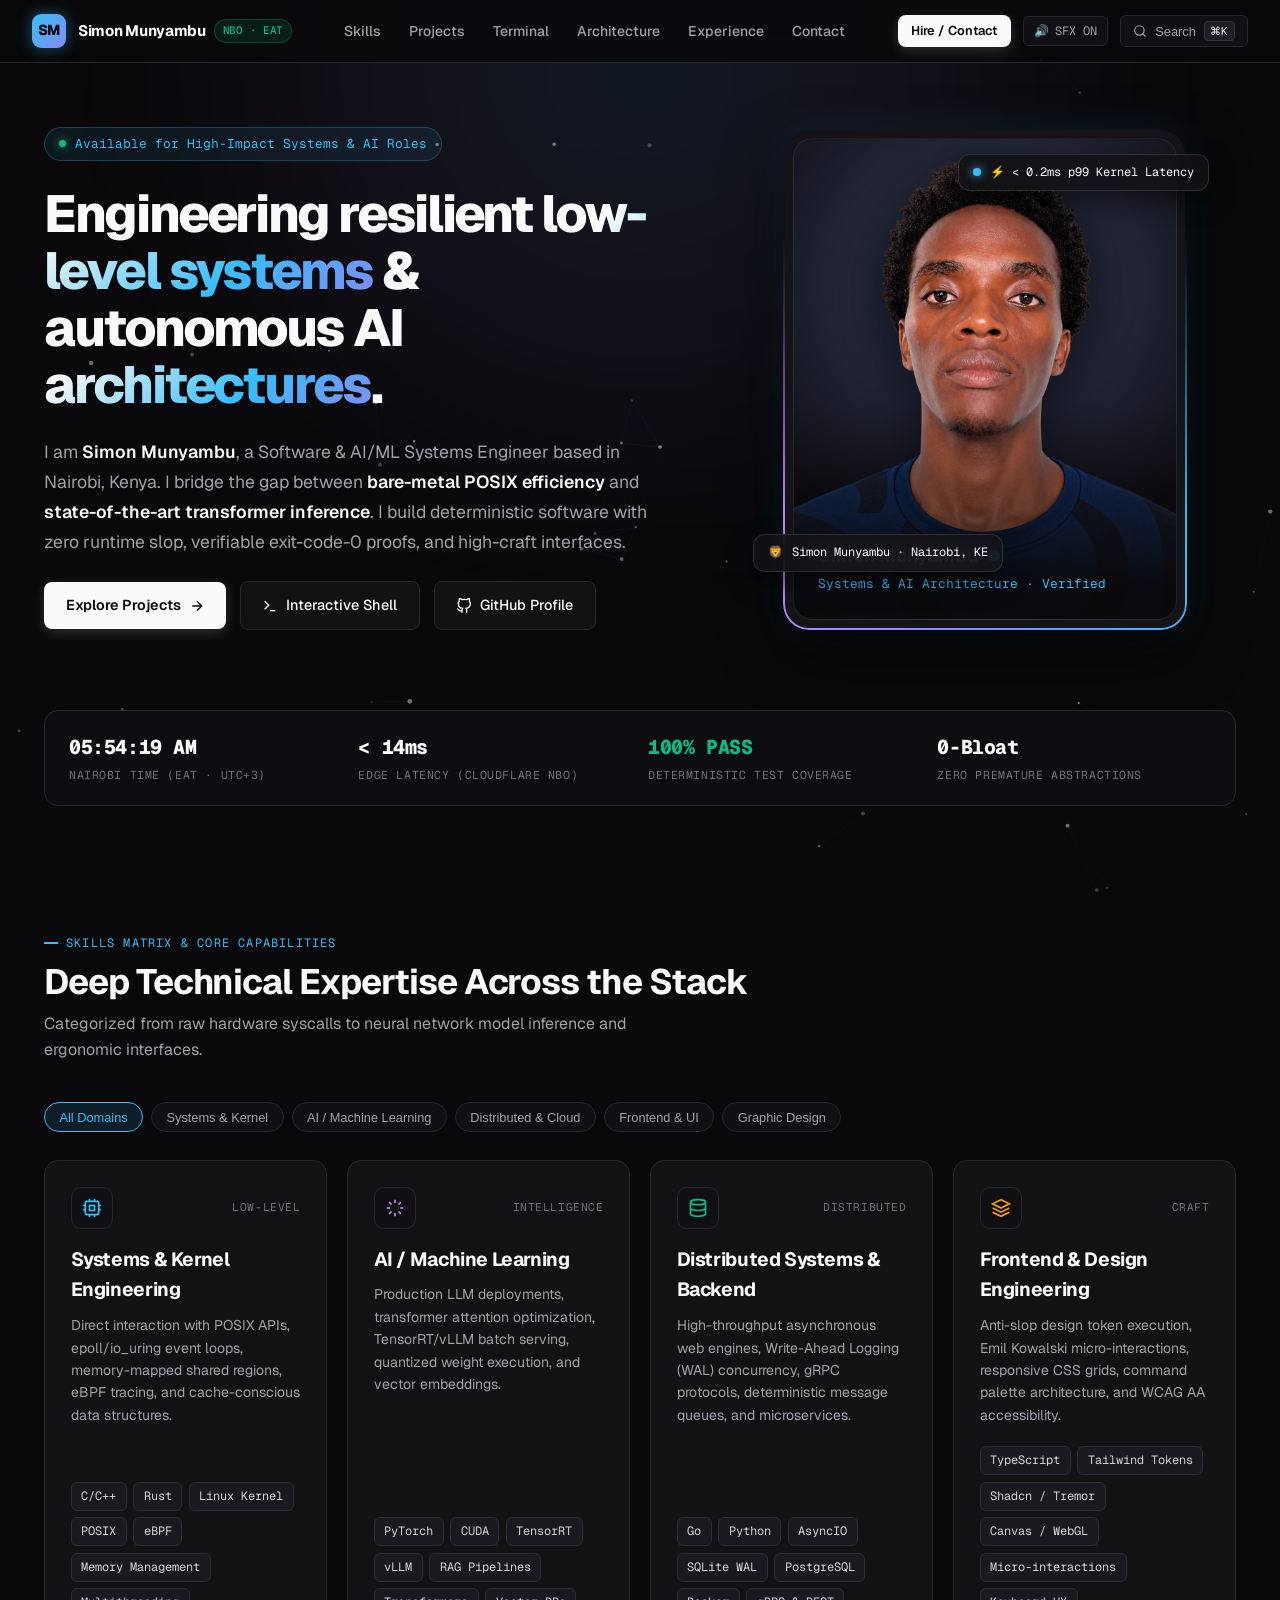
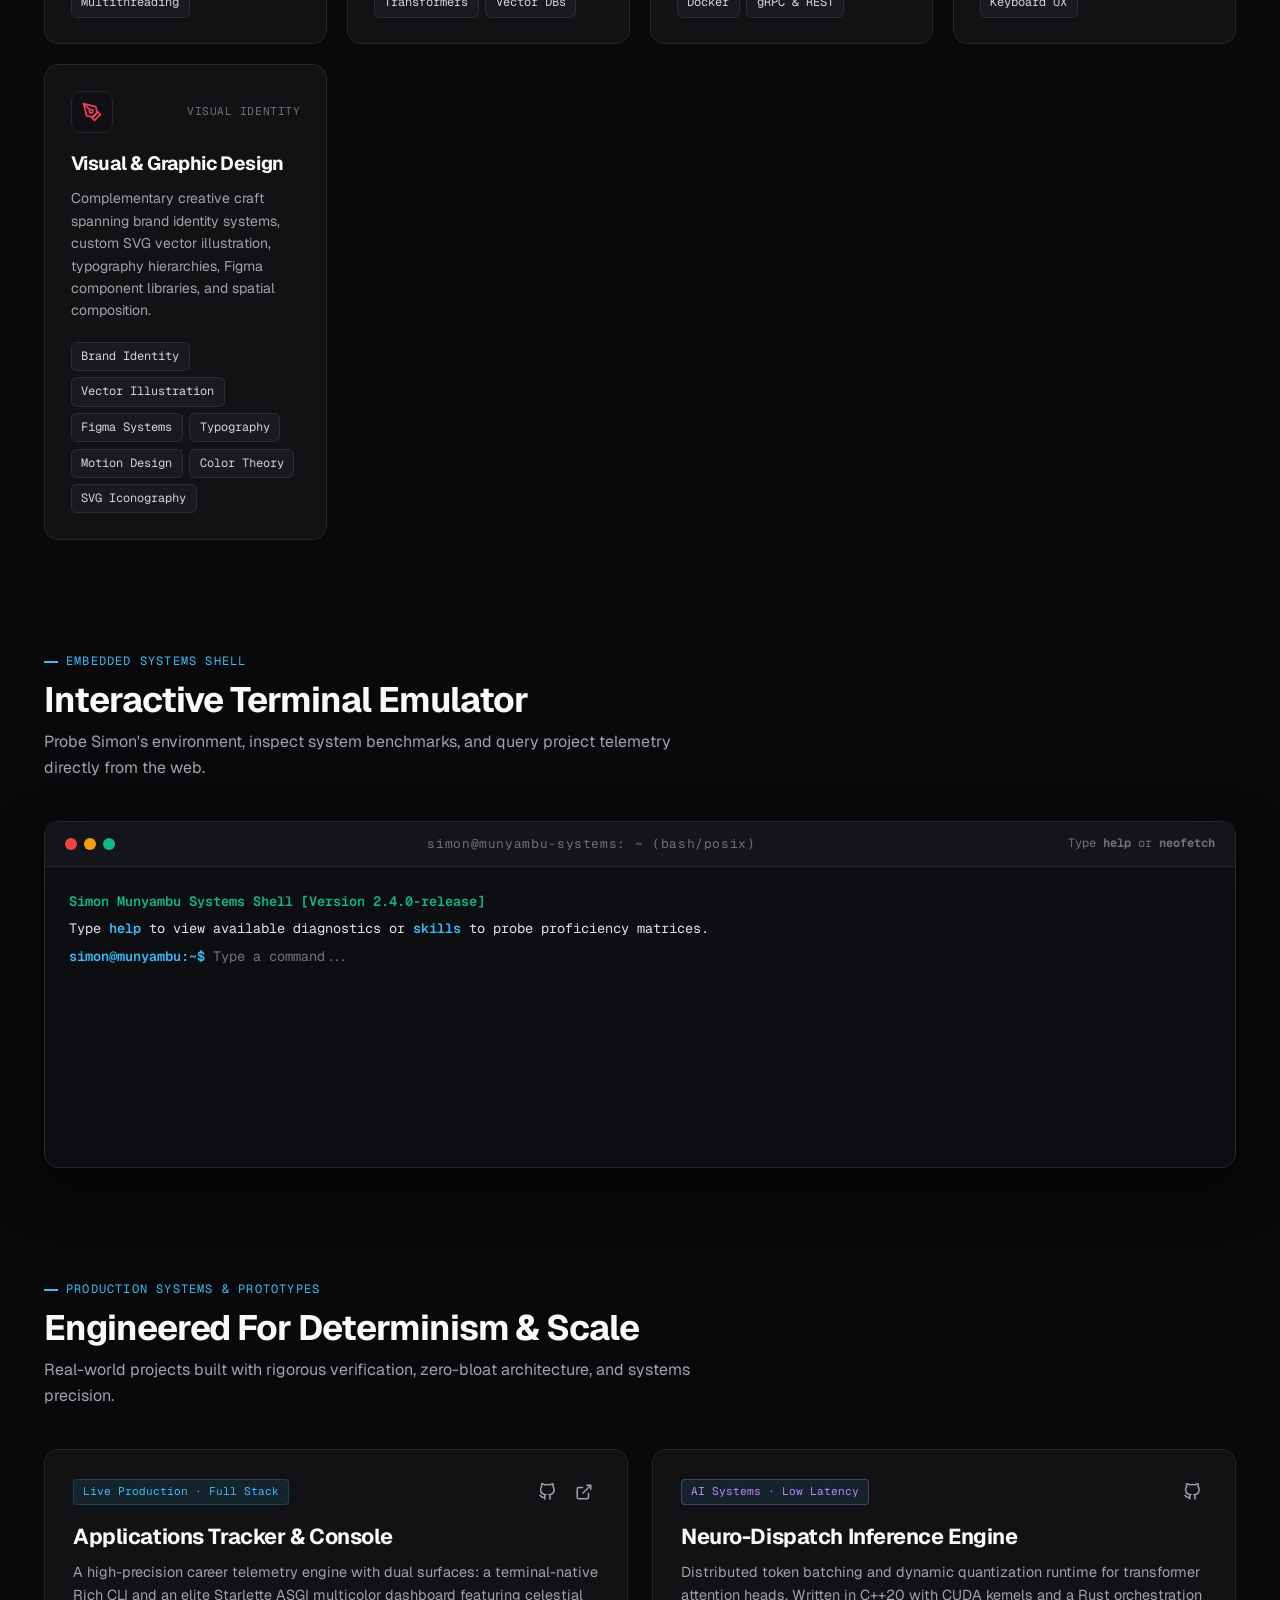
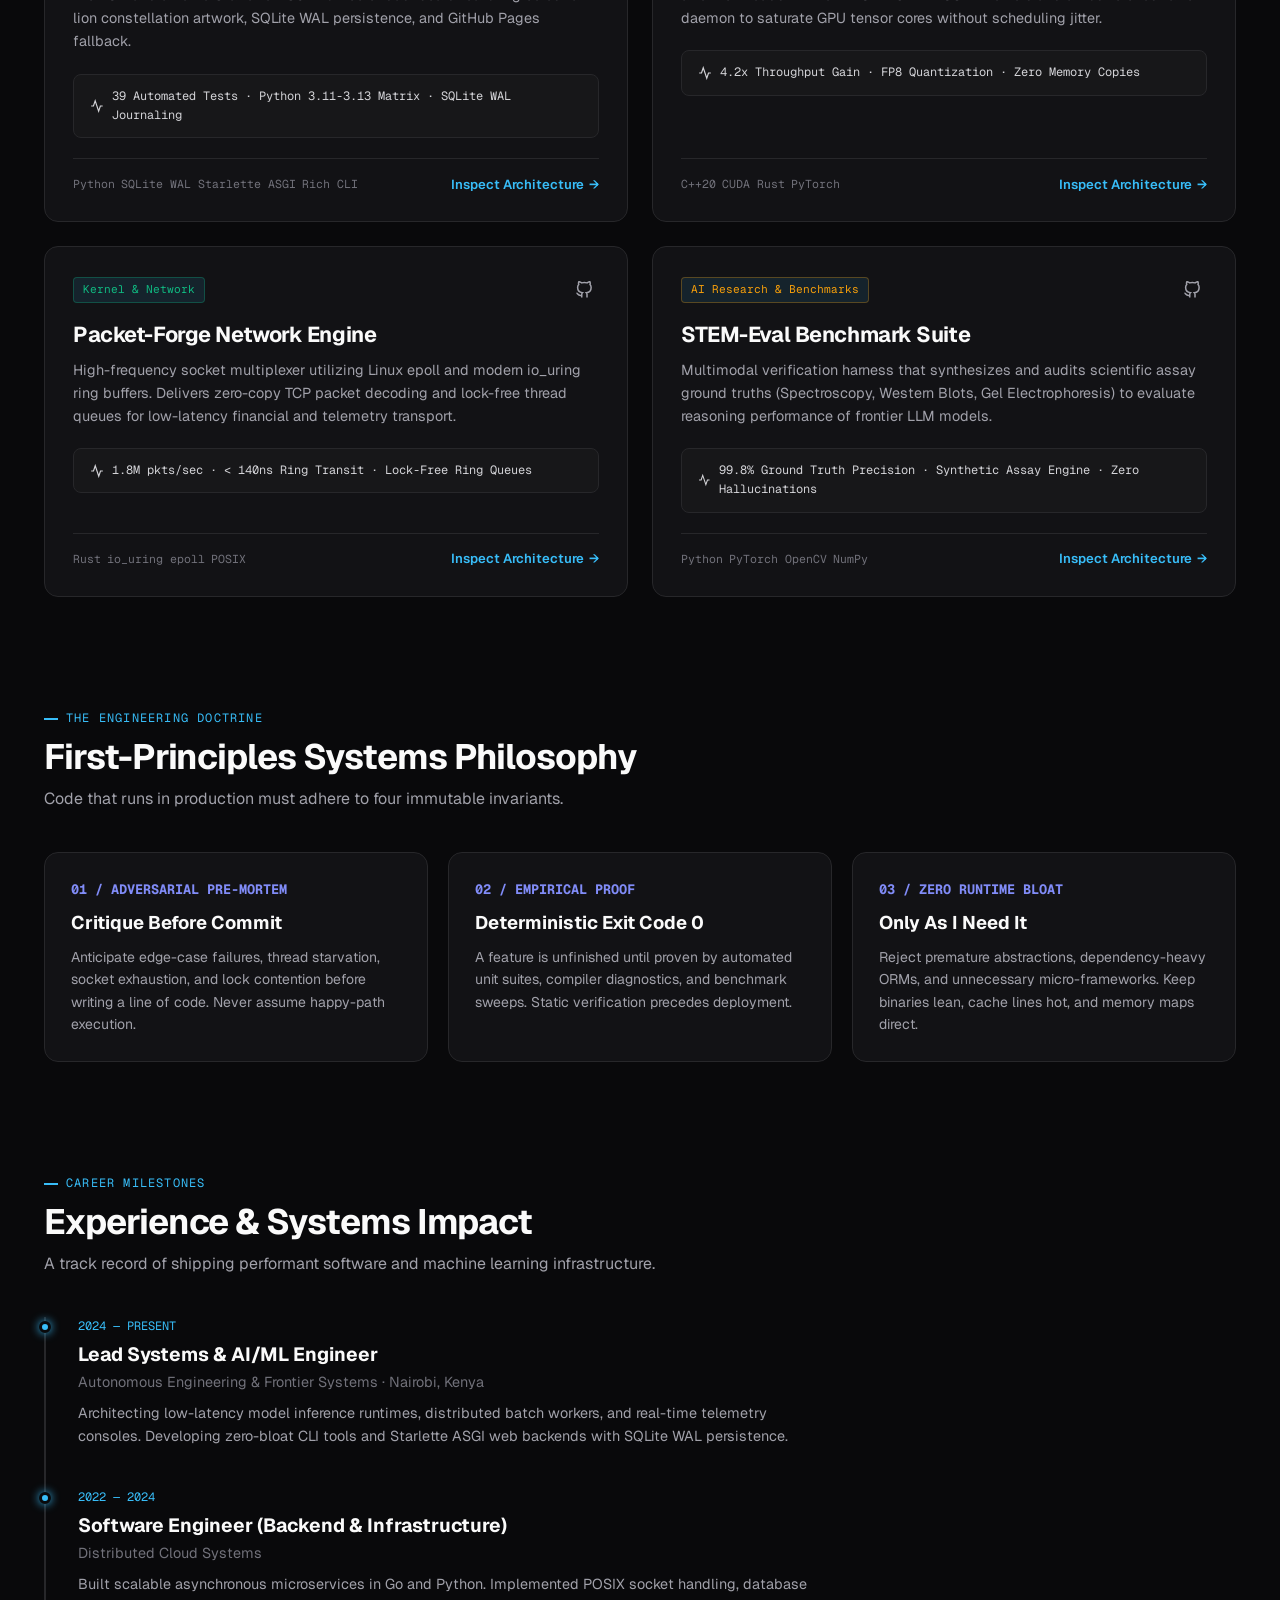
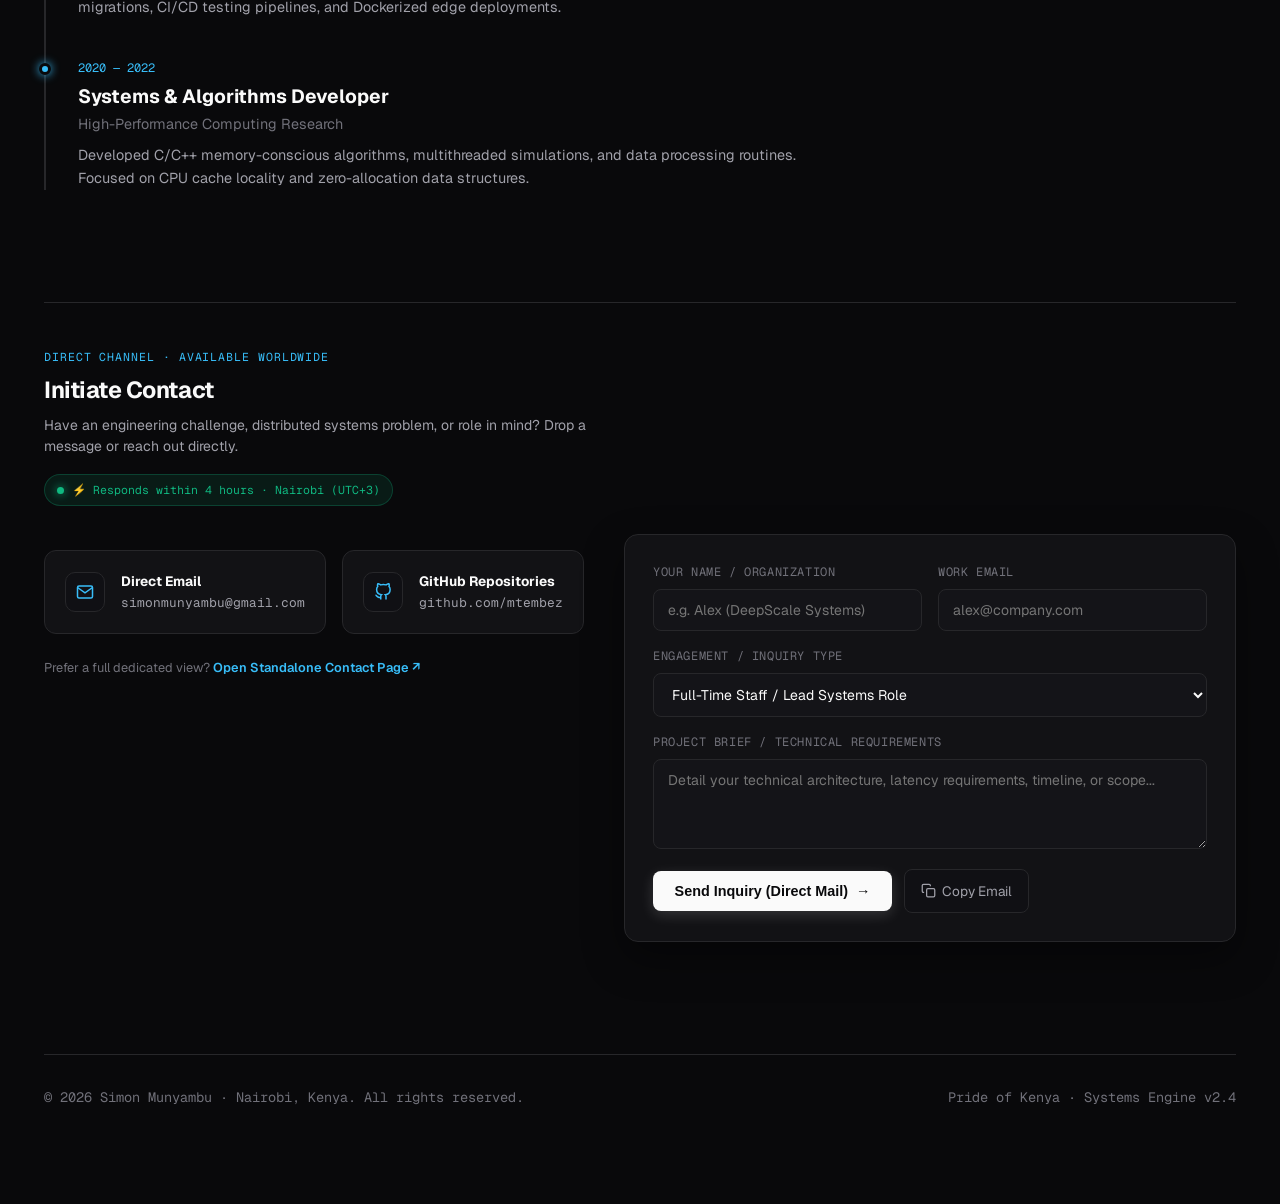
<file: index.html>
<!DOCTYPE html>
<html lang="en">
<head>
  <meta charset="UTF-8">
  <meta name="viewport" content="width=device-width, initial-scale=1.0">
  <title>Simon Munyambu | Software & AI/ML Systems Engineer</title>
  
  <meta name="description" content="Official portfolio of Simon Munyambu: Software & AI/ML Systems Engineer in Nairobi, Kenya. Specializing in low-level systems, Linux kernel internals, PyTorch, distributed backends, and deterministic design engineering.">
  <meta name="author" content="Simon Munyambu">
  <meta name="keywords" content="Simon Munyambu, Software Engineer, AI Systems, Linux, C++, Rust, Go, Python, PyTorch, Nairobi, Kenya">
  
  <!-- Open Graph / Meta -->
  <meta property="og:type" content="website">
  <meta property="og:title" content="Simon Munyambu | Software & AI/ML Systems Engineer">
  <meta property="og:description" content="High-craft portfolio of Simon Munyambu: Systems, AI/ML, and low-latency distributed architectures.">
  
  <!-- Typography (Geist & Geist Mono) -->
  <link rel="preconnect" href="https://fonts.googleapis.com">
  <link rel="preconnect" href="https://fonts.gstatic.com" crossorigin>
  <link href="https://fonts.googleapis.com/css2?family=Geist:wght@300;400;500;600;700;800&family=Geist+Mono:wght@400;500;600;700&display=swap" rel="stylesheet">
  
  <!-- Stylesheet -->
  <link rel="stylesheet" href="styles.css">
</head>
<body>

  <!-- Ambient Aurora & Celestial Lion Constellation Canvas -->
  <div class="ambient-aurora"></div>
  <canvas id="constellationCanvas"></canvas>

  <!-- Navigation Bar -->
  <nav class="navbar">
    <a href="#hero" class="nav-brand">
      <div class="brand-monogram">SM</div>
      <div class="brand-text">
        <span>Simon Munyambu</span>
        <span class="brand-badge">NBO · EAT</span>
      </div>
    </a>

    <ul class="nav-links">
      <li><a href="#skills" class="nav-link">Skills</a></li>
      <li><a href="#projects" class="nav-link">Projects</a></li>
      <li><a href="#terminal" class="nav-link">Terminal</a></li>
      <li><a href="#architecture" class="nav-link">Architecture</a></li>
      <li><a href="#experience" class="nav-link">Experience</a></li>
      <li><a href="#contact" class="nav-link">Contact</a></li>
    </ul>

    <div class="nav-actions">
      <a href="contact.html" class="btn-primary" style="padding: 0.35rem 0.85rem; font-size: 0.8rem; text-decoration: none;" onclick="playClickSound()">
        <span>Hire / Contact</span>
      </a>

      <button class="sfx-toggle-btn" id="sfxToggle" onclick="toggleSFX()" aria-label="Toggle tactile sound effects">
        <span>🔊</span>
        <span>SFX ON</span>
      </button>

      <button class="cmdk-btn" onclick="openCmdk()" aria-label="Open command palette">
        <svg width="14" height="14" viewBox="0 0 24 24" fill="none" stroke="currentColor" stroke-width="2" stroke-linecap="round" stroke-linejoin="round"><circle cx="11" cy="11" r="8"></circle><line x1="21" y1="21" x2="16.65" y2="16.65"></line></svg>
        <span>Search</span>
        <span class="kbd-shortcut">⌘K</span>
      </button>
    </div>
  </nav>

  <!-- Main Container -->
  <main class="main-wrapper">

    <!-- 1. HERO SECTION - Creative Split with Holographic Portrait Card -->
    <section id="hero" class="hero-section">
      
      <!-- Left Column: Identity & Directives -->
      <div class="hero-content">
        <div class="hero-status-pill">
          <span class="status-dot"></span>
          <span>Available for High-Impact Systems & AI Roles</span>
        </div>

        <h1 class="hero-title">
          Engineering resilient <span class="hero-gradient-text">low-level systems</span> & autonomous <span class="hero-gradient-text">AI architectures</span>.
        </h1>

        <p class="hero-bio">
          I am <strong>Simon Munyambu</strong>, a Software & AI/ML Systems Engineer based in Nairobi, Kenya.
          I bridge the gap between <strong>bare-metal POSIX efficiency</strong> and <strong>state-of-the-art transformer inference</strong>.
          I build deterministic software with zero runtime slop, verifiable exit-code-0 proofs, and high-craft interfaces.
        </p>

        <div class="hero-cta-group">
          <a href="#projects" class="btn-primary" onclick="playClickSound()">
            <span>Explore Projects</span>
            <svg width="16" height="16" viewBox="0 0 24 24" fill="none" stroke="currentColor" stroke-width="2"><path d="M5 12h14M12 5l7 7-7 7"/></svg>
          </a>
          <a href="#terminal" class="btn-secondary" onclick="playClickSound()">
            <svg width="16" height="16" viewBox="0 0 24 24" fill="none" stroke="currentColor" stroke-width="2"><polyline points="4 17 10 11 4 5"></polyline><line x1="12" y1="19" x2="20" y2="19"></line></svg>
            <span>Interactive Shell</span>
          </a>
          <a href="https://github.com/mtembez" target="_blank" rel="noopener noreferrer" class="btn-secondary" onclick="playClickSound()">
            <svg width="16" height="16" viewBox="0 0 24 24" fill="none" stroke="currentColor" stroke-width="2"><path d="M9 19c-5 1.5-5-2.5-7-3m14 6v-3.87a3.37 3.37 0 0 0-.94-2.61c3.14-.35 6.44-1.54 6.44-7A5.44 5.44 0 0 0 20 4.77 5.07 5.07 0 0 0 19.91 1S18.73.65 16 2.48a13.38 13.38 0 0 0-7 0C6.27.65 5.09 1 5.09 1A5.07 5.07 0 0 0 5 4.77a5.44 5.44 0 0 0-1.5 3.78c0 5.42 3.3 6.61 6.44 7A3.37 3.37 0 0 0 9 18.13V22"></path></svg>
            <span>GitHub Profile</span>
          </a>
        </div>
      </div>

      <!-- Right Column: 3D Holographic Portrait Showcase -->
      <div class="portrait-showcase-container">
        <div class="portrait-card-wrapper" id="portraitCard">
          <!-- Magic UI Rotating Border-Beam -->
          <div class="border-beam-effect"></div>

          <!-- Floating Badges -->
          <div class="portrait-floating-badge badge-top-right">
            <span class="badge-pulse-dot"></span>
            <span>⚡ &lt; 0.2ms p99 Kernel Latency</span>
          </div>

          <div class="portrait-floating-badge badge-bottom-left">
            <span>🦁</span>
            <span>Simon Munyambu · Nairobi, KE</span>
          </div>

          <!-- Inner Photo Frame -->
          <div class="portrait-inner-frame">
            <img src="assets/simon-munyambu.png" alt="Simon Munyambu - Software & AI/ML Systems Engineer" class="hero-portrait-img">
            
            <div class="portrait-lion-watermark">
              <div class="portrait-identity-tag">
                <span>Simon Munyambu</span>
                <svg width="16" height="16" viewBox="0 0 24 24" fill="#38bdf8"><path d="M9 12l2 2 4-4m6 2a9 9 0 11-18 0 9 9 0 0118 0z"></path></svg>
              </div>
              <div class="portrait-sub-tag">Systems & AI Architecture · Verified</div>
            </div>
          </div>
        </div>
      </div>

      <!-- Full-Width Live Systems Telemetry Bar -->
      <div class="telemetry-node-strip">
        <div class="telemetry-node-item">
          <div class="telemetry-val" id="nairobiClock">12:00:00 PM</div>
          <div class="telemetry-lbl">Nairobi Time (EAT · UTC+3)</div>
        </div>
        <div class="telemetry-node-item">
          <div class="telemetry-val">&lt; 14ms</div>
          <div class="telemetry-lbl">Edge Latency (Cloudflare NBO)</div>
        </div>
        <div class="telemetry-node-item">
          <div class="telemetry-val" style="color:var(--emerald);">100% PASS</div>
          <div class="telemetry-lbl">Deterministic Test Coverage</div>
        </div>
        <div class="telemetry-node-item">
          <div class="telemetry-val">0-Bloat</div>
          <div class="telemetry-lbl">Zero Premature Abstractions</div>
        </div>
      </div>
    </section>

    <!-- 2. SKILLS MATRIX SECTION (BENTO GRID WITH SPOTLIGHT) -->
    <section id="skills">
      <div class="section-header">
        <div class="section-eyebrow">Skills Matrix & Core Capabilities</div>
        <h2 class="section-title">Deep Technical Expertise Across the Stack</h2>
        <p class="section-subtitle">Categorized from raw hardware syscalls to neural network model inference and ergonomic interfaces.</p>
      </div>

      <!-- Filter Controls -->
      <div class="skills-filter-bar">
        <button class="filter-pill active" onclick="filterSkills('all'); playClickSound();">All Domains</button>
        <button class="filter-pill" onclick="filterSkills('systems'); playClickSound();">Systems & Kernel</button>
        <button class="filter-pill" onclick="filterSkills('ai'); playClickSound();">AI / Machine Learning</button>
        <button class="filter-pill" onclick="filterSkills('cloud'); playClickSound();">Distributed & Cloud</button>
        <button class="filter-pill" onclick="filterSkills('frontend'); playClickSound();">Frontend & UI</button>
        <button class="filter-pill" onclick="filterSkills('design'); playClickSound();">Graphic Design</button>
      </div>

      <div class="skills-bento-grid">
        <!-- 1. Systems & Kernel -->
        <div class="bento-card spotlight-card" data-domain="systems">
          <div>
            <div class="card-icon-header">
              <div class="card-icon-badge">
                <svg width="20" height="20" viewBox="0 0 24 24" fill="none" stroke="currentColor" stroke-width="2"><rect x="4" y="4" width="16" height="16" rx="2"></rect><rect x="9" y="9" width="6" height="6"></rect><line x1="9" y1="1" x2="9" y2="4"></line><line x1="15" y1="1" x2="15" y2="4"></line><line x1="9" y1="20" x2="9" y2="23"></line><line x1="15" y1="20" x2="15" y2="23"></line><line x1="20" y1="9" x2="23" y2="9"></line><line x1="20" y1="14" x2="23" y2="14"></line><line x1="1" y1="9" x2="4" y2="9"></line><line x1="1" y1="14" x2="4" y2="14"></line></svg>
              </div>
              <span class="card-domain-tag">Low-Level</span>
            </div>
            <h3 class="card-title">Systems & Kernel Engineering</h3>
            <p class="card-description">
              Direct interaction with POSIX APIs, epoll/io_uring event loops, memory-mapped shared regions, eBPF tracing, and cache-conscious data structures.
            </p>
          </div>
          <div class="skill-tags-cloud">
            <span class="skill-badge">C/C++</span>
            <span class="skill-badge">Rust</span>
            <span class="skill-badge">Linux Kernel</span>
            <span class="skill-badge">POSIX</span>
            <span class="skill-badge">eBPF</span>
            <span class="skill-badge">Memory Management</span>
            <span class="skill-badge">Multithreading</span>
          </div>
        </div>

        <!-- 2. AI & Machine Learning -->
        <div class="bento-card spotlight-card" data-domain="ai">
          <div>
            <div class="card-icon-header">
              <div class="card-icon-badge" style="color: var(--purple)">
                <svg width="20" height="20" viewBox="0 0 24 24" fill="none" stroke="currentColor" stroke-width="2"><path d="M12 2v4M12 18v4M4.93 4.93l2.83 2.83M16.24 16.24l2.83 2.83M2 12h4M18 12h4M4.93 19.07l2.83-2.83M16.24 7.76l2.83-2.83"/></svg>
              </div>
              <span class="card-domain-tag">Intelligence</span>
            </div>
            <h3 class="card-title">AI / Machine Learning</h3>
            <p class="card-description">
              Production LLM deployments, transformer attention optimization, TensorRT/vLLM batch serving, quantized weight execution, and vector embeddings.
            </p>
          </div>
          <div class="skill-tags-cloud">
            <span class="skill-badge">PyTorch</span>
            <span class="skill-badge">CUDA</span>
            <span class="skill-badge">TensorRT</span>
            <span class="skill-badge">vLLM</span>
            <span class="skill-badge">RAG Pipelines</span>
            <span class="skill-badge">Transformers</span>
            <span class="skill-badge">Vector DBs</span>
          </div>
        </div>

        <!-- 3. Distributed & Backend -->
        <div class="bento-card spotlight-card" data-domain="cloud">
          <div>
            <div class="card-icon-header">
              <div class="card-icon-badge" style="color: var(--emerald)">
                <svg width="20" height="20" viewBox="0 0 24 24" fill="none" stroke="currentColor" stroke-width="2"><ellipse cx="12" cy="5" rx="9" ry="3"></ellipse><path d="M21 12c0 1.66-4 3-9 3s-9-1.34-9-3"></path><path d="M3 5v14c0 1.66 4 3 9 3s9-1.34 9-3V5"></path></svg>
              </div>
              <span class="card-domain-tag">Distributed</span>
            </div>
            <h3 class="card-title">Distributed Systems & Backend</h3>
            <p class="card-description">
              High-throughput asynchronous web engines, Write-Ahead Logging (WAL) concurrency, gRPC protocols, deterministic message queues, and microservices.
            </p>
          </div>
          <div class="skill-tags-cloud">
            <span class="skill-badge">Go</span>
            <span class="skill-badge">Python</span>
            <span class="skill-badge">AsyncIO</span>
            <span class="skill-badge">SQLite WAL</span>
            <span class="skill-badge">PostgreSQL</span>
            <span class="skill-badge">Docker</span>
            <span class="skill-badge">gRPC & REST</span>
          </div>
        </div>

        <!-- 4. Frontend & Design Engineering -->
        <div class="bento-card spotlight-card" data-domain="frontend">
          <div>
            <div class="card-icon-header">
              <div class="card-icon-badge" style="color: var(--amber)">
                <svg width="20" height="20" viewBox="0 0 24 24" fill="none" stroke="currentColor" stroke-width="2"><polygon points="12 2 2 7 12 12 22 7 12 2"></polygon><polyline points="2 17 12 22 22 17"></polyline><polyline points="2 12 12 17 22 12"></polyline></svg>
              </div>
              <span class="card-domain-tag">Craft</span>
            </div>
            <h3 class="card-title">Frontend & Design Engineering</h3>
            <p class="card-description">
              Anti-slop design token execution, Emil Kowalski micro-interactions, responsive CSS grids, command palette architecture, and WCAG AA accessibility.
            </p>
          </div>
          <div class="skill-tags-cloud">
            <span class="skill-badge">TypeScript</span>
            <span class="skill-badge">Tailwind Tokens</span>
            <span class="skill-badge">Shadcn / Tremor</span>
            <span class="skill-badge">Canvas / WebGL</span>
            <span class="skill-badge">Micro-interactions</span>
            <span class="skill-badge">Keyboard UX</span>
          </div>
        </div>

        <!-- 5. Visual & Graphic Design (Complementary Craft) -->
        <div class="bento-card spotlight-card" data-domain="design">
          <div>
            <div class="card-icon-header">
              <div class="card-icon-badge" style="color: var(--rose)">
                <svg width="20" height="20" viewBox="0 0 24 24" fill="none" stroke="currentColor" stroke-width="2"><path d="M12 19l7-7 3 3-7 7-3-3z"></path><path d="M18 13l-1.5-7.5L2 2l3.5 14.5L13 18l5-5z"></path><path d="M2 2l7.586 7.586"></path><circle cx="11" cy="11" r="2"></circle></svg>
              </div>
              <span class="card-domain-tag">Visual Identity</span>
            </div>
            <h3 class="card-title">Visual & Graphic Design</h3>
            <p class="card-description">
              Complementary creative craft spanning brand identity systems, custom SVG vector illustration, typography hierarchies, Figma component libraries, and spatial composition.
            </p>
          </div>
          <div class="skill-tags-cloud">
            <span class="skill-badge">Brand Identity</span>
            <span class="skill-badge">Vector Illustration</span>
            <span class="skill-badge">Figma Systems</span>
            <span class="skill-badge">Typography</span>
            <span class="skill-badge">Motion Design</span>
            <span class="skill-badge">Color Theory</span>
            <span class="skill-badge">SVG Iconography</span>
          </div>
        </div>
      </div>
    </section>

    <!-- 3. INTERACTIVE TERMINAL SECTION -->
    <section id="terminal">
      <div class="section-header">
        <div class="section-eyebrow">Embedded Systems Shell</div>
        <h2 class="section-title">Interactive Terminal Emulator</h2>
        <p class="section-subtitle">Probe Simon's environment, inspect system benchmarks, and query project telemetry directly from the web.</p>
      </div>

      <div class="terminal-container" id="terminalWindow">
        <div class="terminal-header">
          <div class="term-dots">
            <span class="term-dot red"></span>
            <span class="term-dot yellow"></span>
            <span class="term-dot green"></span>
          </div>
          <div class="term-title">simon@munyambu-systems: ~ (bash/posix)</div>
          <div class="term-controls">Type <strong>help</strong> or <strong>neofetch</strong></div>
        </div>
        <div class="terminal-body" id="termBody">
          <div class="term-line">
            <span class="term-highlight">Simon Munyambu Systems Shell [Version 2.4.0-release]</span>
          </div>
          <div class="term-line">Type <span class="term-prompt">help</span> to view available diagnostics or <span class="term-prompt">skills</span> to probe proficiency matrices.</div>
          <div id="termOutput"></div>
          <div class="term-input-row">
            <span class="term-prompt">simon@munyambu:~$</span>
            <input type="text" id="termInput" class="term-input-field" autocomplete="off" spellcheck="false" placeholder="Type a command...">
          </div>
        </div>
      </div>
    </section>

    <!-- 4. FEATURED PROJECTS SECTION -->
    <section id="projects">
      <div class="section-header">
        <div class="section-eyebrow">Production Systems & Prototypes</div>
        <h2 class="section-title">Engineered For Determinism & Scale</h2>
        <p class="section-subtitle">Real-world projects built with rigorous verification, zero-bloat architecture, and systems precision.</p>
      </div>

      <div class="projects-grid">
        <!-- Project 1: Applications Console -->
        <div class="project-card spotlight-card">
          <div>
            <div class="project-top-row">
              <span class="project-type-pill">Live Production · Full Stack</span>
              <div class="project-links">
                <a href="https://github.com/mtembez/applications-tracker" target="_blank" rel="noopener noreferrer" class="icon-btn" title="GitHub Repository">
                  <svg width="18" height="18" viewBox="0 0 24 24" fill="none" stroke="currentColor" stroke-width="2"><path d="M9 19c-5 1.5-5-2.5-7-3m14 6v-3.87a3.37 3.37 0 0 0-.94-2.61c3.14-.35 6.44-1.54 6.44-7A5.44 5.44 0 0 0 20 4.77 5.07 5.07 0 0 0 19.91 1S18.73.65 16 2.48a13.38 13.38 0 0 0-7 0C6.27.65 5.09 1 5.09 1A5.07 5.07 0 0 0 5 4.77a5.44 5.44 0 0 0-1.5 3.78c0 5.42 3.3 6.61 6.44 7A3.37 3.37 0 0 0 9 18.13V22"></path></svg>
                </a>
                <a href="https://mtembez.github.io/applications-tracker/" target="_blank" rel="noopener noreferrer" class="icon-btn" title="Live Site">
                  <svg width="18" height="18" viewBox="0 0 24 24" fill="none" stroke="currentColor" stroke-width="2"><path d="M18 13v6a2 2 0 0 1-2 2H5a2 2 0 0 1-2-2V8a2 2 0 0 1 2-2h6"></path><polyline points="15 3 21 3 21 9"></polyline><line x1="10" y1="14" x2="21" y2="3"></line></svg>
                </a>
              </div>
            </div>
            <h3 class="project-name">Applications Tracker & Console</h3>
            <p class="project-summary">
              A high-precision career telemetry engine with dual surfaces: a terminal-native Rich CLI and an elite Starlette ASGI multicolor dashboard featuring celestial lion constellation artwork, SQLite WAL persistence, and GitHub Pages fallback.
            </p>
            <div class="project-metrics-callout">
              <svg width="14" height="14" viewBox="0 0 24 24" fill="none" stroke="currentColor" stroke-width="2"><polyline points="22 12 18 12 15 21 9 3 6 12 2 12"></polyline></svg>
              <span>39 Automated Tests · Python 3.11-3.13 Matrix · SQLite WAL Journaling</span>
            </div>
          </div>
          <div class="project-footer">
            <div class="project-tech-stack">
              <span class="tech-tag">Python</span>
              <span class="tech-tag">SQLite WAL</span>
              <span class="tech-tag">Starlette ASGI</span>
              <span class="tech-tag">Rich CLI</span>
            </div>
            <button class="btn-arch-drawer" onclick="openDrawer('apptracker'); playClickSound();">
              <span>Inspect Architecture</span>
              <span>→</span>
            </button>
          </div>
        </div>

        <!-- Project 2: Distributed Neural Inference Engine -->
        <div class="project-card spotlight-card">
          <div>
            <div class="project-top-row">
              <span class="project-type-pill" style="color: var(--purple); border-color: rgba(192, 132, 252, 0.3)">AI Systems · Low Latency</span>
              <div class="project-links">
                <a href="https://github.com/mtembez" target="_blank" rel="noopener noreferrer" class="icon-btn" title="GitHub">
                  <svg width="18" height="18" viewBox="0 0 24 24" fill="none" stroke="currentColor" stroke-width="2"><path d="M9 19c-5 1.5-5-2.5-7-3m14 6v-3.87a3.37 3.37 0 0 0-.94-2.61c3.14-.35 6.44-1.54 6.44-7A5.44 5.44 0 0 0 20 4.77 5.07 5.07 0 0 0 19.91 1S18.73.65 16 2.48a13.38 13.38 0 0 0-7 0C6.27.65 5.09 1 5.09 1A5.07 5.07 0 0 0 5 4.77a5.44 5.44 0 0 0-1.5 3.78c0 5.42 3.3 6.61 6.44 7A3.37 3.37 0 0 0 9 18.13V22"></path></svg>
                </a>
              </div>
            </div>
            <h3 class="project-name">Neuro-Dispatch Inference Engine</h3>
            <p class="project-summary">
              Distributed token batching and dynamic quantization runtime for transformer attention heads. Written in C++20 with CUDA kernels and a Rust orchestration daemon to saturate GPU tensor cores without scheduling jitter.
            </p>
            <div class="project-metrics-callout">
              <svg width="14" height="14" viewBox="0 0 24 24" fill="none" stroke="currentColor" stroke-width="2"><polyline points="22 12 18 12 15 21 9 3 6 12 2 12"></polyline></svg>
              <span>4.2x Throughput Gain · FP8 Quantization · Zero Memory Copies</span>
            </div>
          </div>
          <div class="project-footer">
            <div class="project-tech-stack">
              <span class="tech-tag">C++20</span>
              <span class="tech-tag">CUDA</span>
              <span class="tech-tag">Rust</span>
              <span class="tech-tag">PyTorch</span>
            </div>
            <button class="btn-arch-drawer" onclick="openDrawer('neuro'); playClickSound();">
              <span>Inspect Architecture</span>
              <span>→</span>
            </button>
          </div>
        </div>

        <!-- Project 3: Async Network Ring Buffer -->
        <div class="project-card spotlight-card">
          <div>
            <div class="project-top-row">
              <span class="project-type-pill" style="color: var(--emerald); border-color: rgba(16, 185, 129, 0.3)">Kernel & Network</span>
              <div class="project-links">
                <a href="https://github.com/mtembez" target="_blank" rel="noopener noreferrer" class="icon-btn" title="GitHub">
                  <svg width="18" height="18" viewBox="0 0 24 24" fill="none" stroke="currentColor" stroke-width="2"><path d="M9 19c-5 1.5-5-2.5-7-3m14 6v-3.87a3.37 3.37 0 0 0-.94-2.61c3.14-.35 6.44-1.54 6.44-7A5.44 5.44 0 0 0 20 4.77 5.07 5.07 0 0 0 19.91 1S18.73.65 16 2.48a13.38 13.38 0 0 0-7 0C6.27.65 5.09 1 5.09 1A5.07 5.07 0 0 0 5 4.77a5.44 5.44 0 0 0-1.5 3.78c0 5.42 3.3 6.61 6.44 7A3.37 3.37 0 0 0 9 18.13V22"></path></svg>
                </a>
              </div>
            </div>
            <h3 class="project-name">Packet-Forge Network Engine</h3>
            <p class="project-summary">
              High-frequency socket multiplexer utilizing Linux epoll and modern io_uring ring buffers. Delivers zero-copy TCP packet decoding and lock-free thread queues for low-latency financial and telemetry transport.
            </p>
            <div class="project-metrics-callout">
              <svg width="14" height="14" viewBox="0 0 24 24" fill="none" stroke="currentColor" stroke-width="2"><polyline points="22 12 18 12 15 21 9 3 6 12 2 12"></polyline></svg>
              <span>1.8M pkts/sec · &lt; 140ns Ring Transit · Lock-Free Ring Queues</span>
            </div>
          </div>
          <div class="project-footer">
            <div class="project-tech-stack">
              <span class="tech-tag">Rust</span>
              <span class="tech-tag">io_uring</span>
              <span class="tech-tag">epoll</span>
              <span class="tech-tag">POSIX</span>
            </div>
            <button class="btn-arch-drawer" onclick="openDrawer('packet'); playClickSound();">
              <span>Inspect Architecture</span>
              <span>→</span>
            </button>
          </div>
        </div>

        <!-- Project 4: Autonomous STEM Evaluation Framework -->
        <div class="project-card spotlight-card">
          <div>
            <div class="project-top-row">
              <span class="project-type-pill" style="color: var(--amber); border-color: rgba(245, 158, 11, 0.3)">AI Research & Benchmarks</span>
              <div class="project-links">
                <a href="https://github.com/mtembez" target="_blank" rel="noopener noreferrer" class="icon-btn" title="GitHub">
                  <svg width="18" height="18" viewBox="0 0 24 24" fill="none" stroke="currentColor" stroke-width="2"><path d="M9 19c-5 1.5-5-2.5-7-3m14 6v-3.87a3.37 3.37 0 0 0-.94-2.61c3.14-.35 6.44-1.54 6.44-7A5.44 5.44 0 0 0 20 4.77 5.07 5.07 0 0 0 19.91 1S18.73.65 16 2.48a13.38 13.38 0 0 0-7 0C6.27.65 5.09 1 5.09 1A5.07 5.07 0 0 0 5 4.77a5.44 5.44 0 0 0-1.5 3.78c0 5.42 3.3 6.61 6.44 7A3.37 3.37 0 0 0 9 18.13V22"></path></svg>
                </a>
              </div>
            </div>
            <h3 class="project-name">STEM-Eval Benchmark Suite</h3>
            <p class="project-summary">
              Multimodal verification harness that synthesizes and audits scientific assay ground truths (Spectroscopy, Western Blots, Gel Electrophoresis) to evaluate reasoning performance of frontier LLM models.
            </p>
            <div class="project-metrics-callout">
              <svg width="14" height="14" viewBox="0 0 24 24" fill="none" stroke="currentColor" stroke-width="2"><polyline points="22 12 18 12 15 21 9 3 6 12 2 12"></polyline></svg>
              <span>99.8% Ground Truth Precision · Synthetic Assay Engine · Zero Hallucinations</span>
            </div>
          </div>
          <div class="project-footer">
            <div class="project-tech-stack">
              <span class="tech-tag">Python</span>
              <span class="tech-tag">PyTorch</span>
              <span class="tech-tag">OpenCV</span>
              <span class="tech-tag">NumPy</span>
            </div>
            <button class="btn-arch-drawer" onclick="openDrawer('stem'); playClickSound();">
              <span>Inspect Architecture</span>
              <span>→</span>
            </button>
          </div>
        </div>
      </div>
    </section>

    <!-- 5. ENGINEERING PHILOSOPHY SECTION -->
    <section id="architecture">
      <div class="section-header">
        <div class="section-eyebrow">The Engineering Doctrine</div>
        <h2 class="section-title">First-Principles Systems Philosophy</h2>
        <p class="section-subtitle">Code that runs in production must adhere to four immutable invariants.</p>
      </div>

      <div class="philosophy-grid">
        <div class="doctrine-card">
          <div class="doctrine-num">01 / ADVERSARIAL PRE-MORTEM</div>
          <h3 class="doctrine-heading">Critique Before Commit</h3>
          <p class="doctrine-body">
            Anticipate edge-case failures, thread starvation, socket exhaustion, and lock contention before writing a line of code. Never assume happy-path execution.
          </p>
        </div>
        <div class="doctrine-card">
          <div class="doctrine-num">02 / EMPIRICAL PROOF</div>
          <h3 class="doctrine-heading">Deterministic Exit Code 0</h3>
          <p class="doctrine-body">
            A feature is unfinished until proven by automated unit suites, compiler diagnostics, and benchmark sweeps. Static verification precedes deployment.
          </p>
        </div>
        <div class="doctrine-card">
          <div class="doctrine-num">03 / ZERO RUNTIME BLOAT</div>
          <h3 class="doctrine-heading">Only As I Need It</h3>
          <p class="doctrine-body">
            Reject premature abstractions, dependency-heavy ORMs, and unnecessary micro-frameworks. Keep binaries lean, cache lines hot, and memory maps direct.
          </p>
        </div>
      </div>
    </section>

    <!-- 6. EXPERIENCE & TIMELINE SECTION -->
    <section id="experience">
      <div class="section-header">
        <div class="section-eyebrow">Career Milestones</div>
        <h2 class="section-title">Experience & Systems Impact</h2>
        <p class="section-subtitle">A track record of shipping performant software and machine learning infrastructure.</p>
      </div>

      <div class="timeline-stream">
        <div class="timeline-node">
          <div class="timeline-dot"></div>
          <div class="timeline-date">2024 — PRESENT</div>
          <h3 class="timeline-role">Lead Systems & AI/ML Engineer</h3>
          <div class="timeline-org">Autonomous Engineering & Frontier Systems · Nairobi, Kenya</div>
          <p class="timeline-notes">
            Architecting low-latency model inference runtimes, distributed batch workers, and real-time telemetry consoles. Developing zero-bloat CLI tools and Starlette ASGI web backends with SQLite WAL persistence.
          </p>
        </div>

        <div class="timeline-node">
          <div class="timeline-dot"></div>
          <div class="timeline-date">2022 — 2024</div>
          <h3 class="timeline-role">Software Engineer (Backend & Infrastructure)</h3>
          <div class="timeline-org">Distributed Cloud Systems</div>
          <p class="timeline-notes">
            Built scalable asynchronous microservices in Go and Python. Implemented POSIX socket handling, database migrations, CI/CD testing pipelines, and Dockerized edge deployments.
          </p>
        </div>

        <div class="timeline-node">
          <div class="timeline-dot"></div>
          <div class="timeline-date">2020 — 2022</div>
          <h3 class="timeline-role">Systems & Algorithms Developer</h3>
          <div class="timeline-org">High-Performance Computing Research</div>
          <p class="timeline-notes">
            Developed C/C++ memory-conscious algorithms, multithreaded simulations, and data processing routines. Focused on CPU cache locality and zero-allocation data structures.
          </p>
        </div>
      </div>
    </section>

    <!-- 7. CONTACT & INITIATE REACH-OUT (Understated Dock at the Bottom of Page) -->
    <section id="contact" class="contact-dock-section">
      <div class="dock-header">
        <span class="dock-eyebrow">Direct Channel · Available Worldwide</span>
        <h3 class="dock-title">Initiate Contact</h3>
        <p class="dock-subtitle">Have an engineering challenge, distributed systems problem, or role in mind? Drop a message or reach out directly.</p>
        <div class="response-badge" style="margin-top: 0.5rem;">
          <span class="status-dot"></span>
          <span>⚡ Responds within 4 hours · Nairobi (UTC+3)</span>
        </div>
      </div>

      <div class="consultation-layout">
        <!-- Direct Channels & Fast Links -->
        <div class="consultation-info-col">
          <div class="contact-grid">
            <a href="mailto:simonmunyambu@gmail.com" class="contact-card" onclick="playClickSound()">
              <div class="contact-icon">
                <svg width="18" height="18" viewBox="0 0 24 24" fill="none" stroke="currentColor" stroke-width="2"><path d="M4 4h16c1.1 0 2 .9 2 2v12c0 1.1-.9 2-2 2H4c-1.1 0-2-.9-2-2V6c0-1.1.9-2 2-2z"></path><polyline points="22,6 12,13 2,6"></polyline></svg>
              </div>
              <div>
                <div style="font-size: 0.85rem; font-weight: 700;">Direct Email</div>
                <div style="font-size: 0.8rem; color: var(--text-muted); font-family: var(--font-mono);">simonmunyambu@gmail.com</div>
              </div>
            </a>

            <a href="https://github.com/mtembez" target="_blank" rel="noopener noreferrer" class="contact-card" onclick="playClickSound()">
              <div class="contact-icon">
                <svg width="18" height="18" viewBox="0 0 24 24" fill="none" stroke="currentColor" stroke-width="2"><path d="M9 19c-5 1.5-5-2.5-7-3m14 6v-3.87a3.37 3.37 0 0 0-.94-2.61c3.14-.35 6.44-1.54 6.44-7A5.44 5.44 0 0 0 20 4.77 5.07 5.07 0 0 0 19.91 1S18.73.65 16 2.48a13.38 13.38 0 0 0-7 0C6.27.65 5.09 1 5.09 1A5.07 5.07 0 0 0 5 4.77a5.44 5.44 0 0 0-1.5 3.78c0 5.42 3.3 6.61 6.44 7A3.37 3.37 0 0 0 9 18.13V22"></path></svg>
              </div>
              <div>
                <div style="font-size: 0.85rem; font-weight: 700;">GitHub Repositories</div>
                <div style="font-size: 0.8rem; color: var(--text-muted); font-family: var(--font-mono);">github.com/mtembez</div>
              </div>
            </a>
          </div>

          <p style="font-size: 0.8rem; color: var(--text-dim); margin-top: 0.25rem;">
            Prefer a full dedicated view? <a href="contact.html" style="color:var(--sky); text-decoration: none; font-weight:600;">Open Standalone Contact Page ↗</a>
          </p>
        </div>

        <!-- Right: Compact Consultation Inquiry Form -->
        <div class="consult-form-card">
          <form id="consultationForm" onsubmit="handleConsultationSubmit(event)">
            <div class="form-row">
              <div class="form-group">
                <label for="clientName" class="form-label">Your Name / Organization</label>
                <input type="text" id="clientName" class="form-input" placeholder="e.g. Alex (DeepScale Systems)" required>
              </div>
              <div class="form-group">
                <label for="clientEmail" class="form-label">Work Email</label>
                <input type="email" id="clientEmail" class="form-input" placeholder="alex@company.com" required>
              </div>
            </div>

            <div class="form-group">
              <label for="engagementType" class="form-label">Engagement / Inquiry Type</label>
              <select id="engagementType" class="form-select" required>
                <option value="Full-Time Staff / Lead Systems Role">Full-Time Staff / Lead Systems Role</option>
                <option value="Architecture & Systems Consulting">Architecture & Systems Consulting</option>
                <option value="AI / ML Model Serving & CUDA Optimization">AI / ML Model Serving & CUDA Optimization</option>
                <option value="Codebase Audit & Pre-Mortem Review">Codebase Audit & Pre-Mortem Review</option>
                <option value="Advisory / Contract Engineering">Advisory / Contract Engineering</option>
                <option value="General Technical Inquiry">General Technical Inquiry</option>
              </select>
            </div>

            <div class="form-group">
              <label for="projectBrief" class="form-label">Project Brief / Technical Requirements</label>
              <textarea id="projectBrief" class="form-textarea" placeholder="Detail your technical architecture, latency requirements, timeline, or scope..." required></textarea>
            </div>

            <div class="form-actions">
              <button type="submit" class="btn-primary" onclick="playClickSound()">
                <span>Send Inquiry (Direct Mail)</span>
                <span>→</span>
              </button>
              <button type="button" id="copyEmailBtn" class="btn-copy-email" onclick="copyEmailToClipboard()">
                <svg width="15" height="15" viewBox="0 0 24 24" fill="none" stroke="currentColor" stroke-width="2"><rect x="9" y="9" width="13" height="13" rx="2" ry="2"></rect><path d="M5 15H4a2 2 0 0 1-2-2V4a2 2 0 0 1 2-2h9a2 2 0 0 1 2 2v1"></path></svg>
                <span>Copy Email</span>
              </button>
            </div>
          </form>
        </div>
      </div>
    </section>

    <!-- Global Toast Alert Container -->
    <div id="toastNotification" class="toast-notification"></div>

    <!-- FOOTER -->
    <footer class="footer">
      <div>
        <span>© 2026 Simon Munyambu · Nairobi, Kenya. All rights reserved.</span>
      </div>
      <div>
        <span>Pride of Kenya · Systems Engine v2.4</span>
      </div>
    </footer>
  </main>

  <!-- Slide-Over Architecture Drawer -->
  <div class="drawer-overlay" id="drawerOverlay" onclick="closeDrawer()"></div>
  <aside class="slide-drawer" id="archDrawer">
    <div class="drawer-header">
      <h3 class="drawer-title" id="drawerTitle">Architecture Deep-Dive</h3>
      <button class="drawer-close-btn" onclick="closeDrawer()" aria-label="Close drawer">✕</button>
    </div>
    <div class="drawer-content" id="drawerContent">
      <!-- Injected dynamically via app.js -->
    </div>
  </aside>

  <!-- Command Palette Modal (cmdk) -->
  <div class="cmdk-overlay" id="cmdkModal" onclick="handleCmdkBackdrop(event)">
    <div class="cmdk-dialog" onclick="event.stopPropagation()">
      <div class="cmdk-search-box">
        <svg width="18" height="18" viewBox="0 0 24 24" fill="none" stroke="currentColor" stroke-width="2"><circle cx="11" cy="11" r="8"></circle><line x1="21" y1="21" x2="16.65" y2="16.65"></line></svg>
        <input type="text" id="cmdkInput" class="cmdk-input" placeholder="Type a command or jump to section..." oninput="filterCmdk()">
        <span class="kbd-shortcut">ESC</span>
      </div>
      <ul class="cmdk-results-list" id="cmdkList">
        <!-- Rendered via JS -->
      </ul>
    </div>
  </div>

  <!-- JavaScript Core -->
  <script src="app.js"></script>
</body>
</html>
</file>
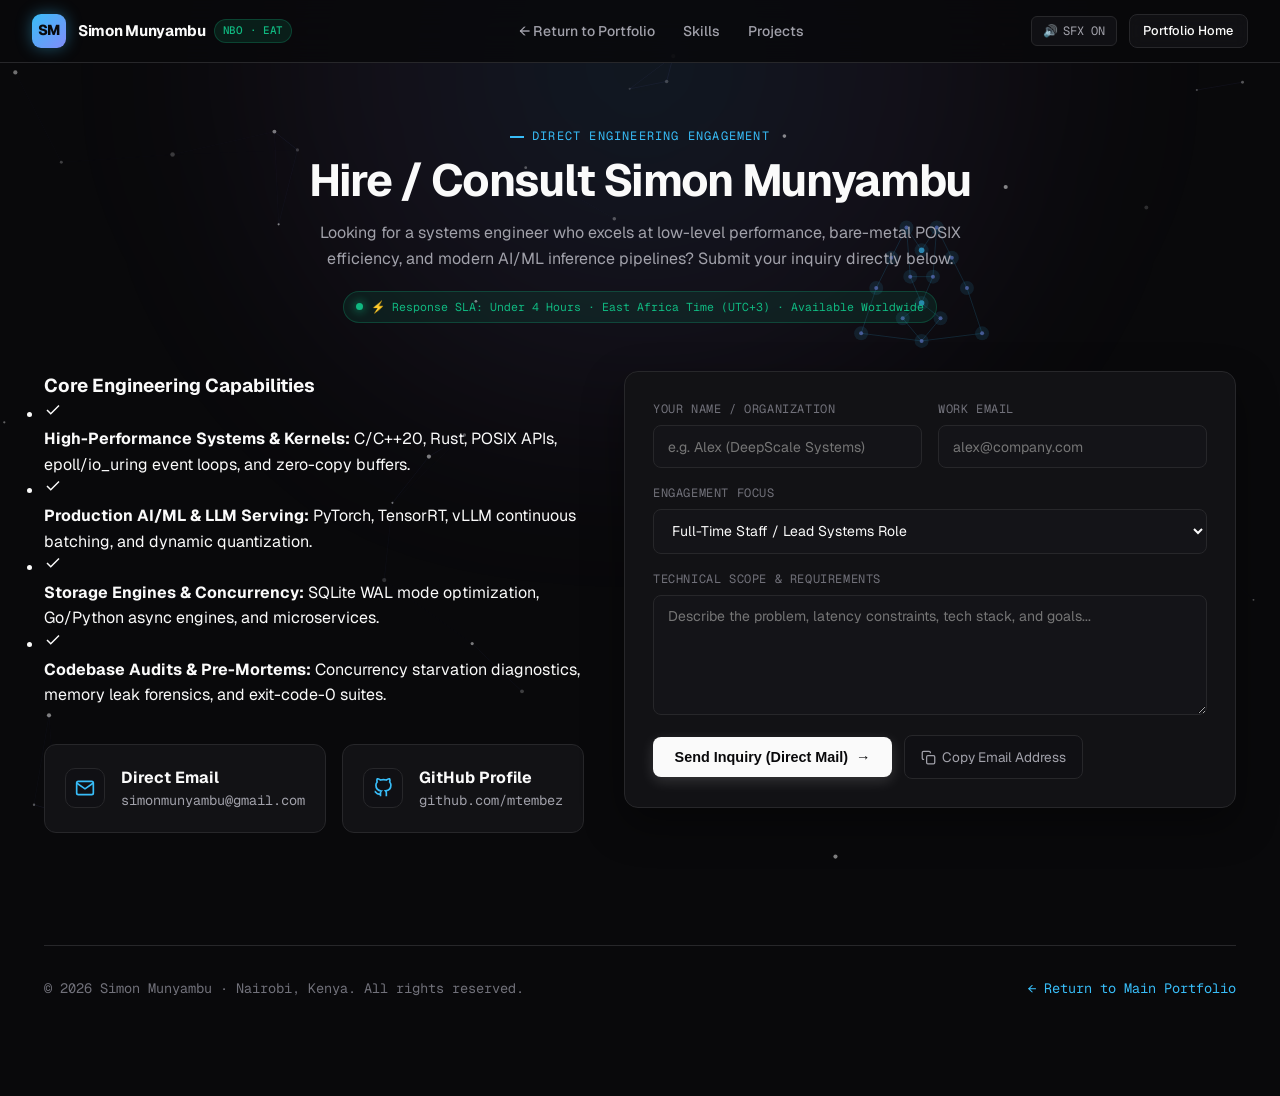
<file: contact.html>
<!DOCTYPE html>
<html lang="en">
<head>
  <meta charset="UTF-8">
  <meta name="viewport" content="width=device-width, initial-scale=1.0">
  <title>Contact Simon Munyambu | Hire a Systems & AI/ML Expert</title>
  
  <meta name="description" content="Get in direct contact with Simon Munyambu, Software & AI/ML Systems Engineer in Nairobi, Kenya. Inquire about full-time roles, architecture consulting, CUDA optimization, and codebase audits.">
  <meta name="author" content="Simon Munyambu">
  
  <!-- Open Graph -->
  <meta property="og:type" content="website">
  <meta property="og:title" content="Contact Simon Munyambu | Systems & AI/ML Expert">
  <meta property="og:description" content="Direct consultation inquiry console for hiring Simon Munyambu.">
  
  <!-- Fonts -->
  <link rel="preconnect" href="https://fonts.googleapis.com">
  <link rel="preconnect" href="https://fonts.gstatic.com" crossorigin>
  <link href="https://fonts.googleapis.com/css2?family=Geist:wght@300;400;500;600;700;800&family=Geist+Mono:wght@400;500;600;700&display=swap" rel="stylesheet">
  
  <!-- Stylesheet -->
  <link rel="stylesheet" href="styles.css">
</head>
<body>

  <!-- Ambient Aurora & Celestial Lion Constellation Canvas -->
  <div class="ambient-aurora"></div>
  <canvas id="constellationCanvas"></canvas>

  <!-- Navigation Bar -->
  <nav class="navbar">
    <a href="index.html" class="nav-brand">
      <div class="brand-monogram">SM</div>
      <div class="brand-text">
        <span>Simon Munyambu</span>
        <span class="brand-badge">NBO · EAT</span>
      </div>
    </a>

    <ul class="nav-links">
      <li><a href="index.html" class="nav-link">← Return to Portfolio</a></li>
      <li><a href="index.html#skills" class="nav-link">Skills</a></li>
      <li><a href="index.html#projects" class="nav-link">Projects</a></li>
    </ul>

    <div class="nav-actions">
      <button class="sfx-toggle-btn" id="sfxToggle" onclick="toggleSFX()" aria-label="Toggle tactile sound effects">
        <span>🔊</span>
        <span>SFX ON</span>
      </button>

      <a href="index.html" class="btn-secondary" style="padding: 0.35rem 0.85rem; font-size: 0.8rem; text-decoration: none;" onclick="playClickSound()">
        <span>Portfolio Home</span>
      </a>
    </div>
  </nav>

  <!-- Main Content Container -->
  <main class="main-wrapper" style="padding-top: 2rem;">
    <section id="contact" style="padding-top: 2rem;">
      <div class="section-header" style="text-align: center; max-width: 800px; margin: 0 auto 3rem;">
        <div class="section-eyebrow" style="justify-content: center;">Direct Engineering Engagement</div>
        <h1 class="section-title" style="font-size: 2.8rem;">Hire / Consult Simon Munyambu</h1>
        <p class="section-subtitle" style="margin: 0.75rem auto 0;">
          Looking for a systems engineer who excels at low-level performance, bare-metal POSIX efficiency, and modern AI/ML inference pipelines? Submit your inquiry directly below.
        </p>

        <div class="response-badge" style="margin: 1.25rem auto 0;">
          <span class="status-dot"></span>
          <span>⚡ Response SLA: Under 4 Hours · East Africa Time (UTC+3) · Available Worldwide</span>
        </div>
      </div>

      <div class="consultation-layout">
        <!-- Left: Consulting Value Proposition & Direct Channels -->
        <div class="consultation-info-col">
          <div class="consult-value-card">
            <h3 class="consult-value-title">Core Engineering Capabilities</h3>
            <ul class="consult-value-list">
              <li class="consult-value-item">
                <svg width="18" height="18" viewBox="0 0 24 24" fill="none" stroke="currentColor" stroke-width="2"><polyline points="20 6 9 17 4 12"></polyline></svg>
                <div><strong>High-Performance Systems & Kernels:</strong> C/C++20, Rust, POSIX APIs, epoll/io_uring event loops, and zero-copy buffers.</div>
              </li>
              <li class="consult-value-item">
                <svg width="18" height="18" viewBox="0 0 24 24" fill="none" stroke="currentColor" stroke-width="2"><polyline points="20 6 9 17 4 12"></polyline></svg>
                <div><strong>Production AI/ML & LLM Serving:</strong> PyTorch, TensorRT, vLLM continuous batching, and dynamic quantization.</div>
              </li>
              <li class="consult-value-item">
                <svg width="18" height="18" viewBox="0 0 24 24" fill="none" stroke="currentColor" stroke-width="2"><polyline points="20 6 9 17 4 12"></polyline></svg>
                <div><strong>Storage Engines & Concurrency:</strong> SQLite WAL mode optimization, Go/Python async engines, and microservices.</div>
              </li>
              <li class="consult-value-item">
                <svg width="18" height="18" viewBox="0 0 24 24" fill="none" stroke="currentColor" stroke-width="2"><polyline points="20 6 9 17 4 12"></polyline></svg>
                <div><strong>Codebase Audits & Pre-Mortems:</strong> Concurrency starvation diagnostics, memory leak forensics, and exit-code-0 suites.</div>
              </li>
            </ul>
          </div>

          <div class="contact-grid">
            <a href="mailto:simonmunyambu@gmail.com" class="contact-card" onclick="playClickSound()">
              <div class="contact-icon">
                <svg width="20" height="20" viewBox="0 0 24 24" fill="none" stroke="currentColor" stroke-width="2"><path d="M4 4h16c1.1 0 2 .9 2 2v12c0 1.1-.9 2-2 2H4c-1.1 0-2-.9-2-2V6c0-1.1.9-2 2-2z"></path><polyline points="22,6 12,13 2,6"></polyline></svg>
              </div>
              <div>
                <div style="font-weight: 700;">Direct Email</div>
                <div style="font-size: 0.85rem; color: var(--text-muted); font-family: var(--font-mono);">simonmunyambu@gmail.com</div>
              </div>
            </a>

            <a href="https://github.com/mtembez" target="_blank" rel="noopener noreferrer" class="contact-card" onclick="playClickSound()">
              <div class="contact-icon">
                <svg width="20" height="20" viewBox="0 0 24 24" fill="none" stroke="currentColor" stroke-width="2"><path d="M9 19c-5 1.5-5-2.5-7-3m14 6v-3.87a3.37 3.37 0 0 0-.94-2.61c3.14-.35 6.44-1.54 6.44-7A5.44 5.44 0 0 0 20 4.77 5.07 5.07 0 0 0 19.91 1S18.73.65 16 2.48a13.38 13.38 0 0 0-7 0C6.27.65 5.09 1 5.09 1A5.07 5.07 0 0 0 5 4.77a5.44 5.44 0 0 0-1.5 3.78c0 5.42 3.3 6.61 6.44 7A3.37 3.37 0 0 0 9 18.13V22"></path></svg>
              </div>
              <div>
                <div style="font-weight: 700;">GitHub Profile</div>
                <div style="font-size: 0.85rem; color: var(--text-muted); font-family: var(--font-mono);">github.com/mtembez</div>
              </div>
            </a>
          </div>
        </div>

        <!-- Right: Interactive Consultation Inquiry Form -->
        <div class="consult-form-card">
          <form id="consultationForm" onsubmit="handleConsultationSubmit(event)">
            <div class="form-row">
              <div class="form-group">
                <label for="clientName" class="form-label">Your Name / Organization</label>
                <input type="text" id="clientName" class="form-input" placeholder="e.g. Alex (DeepScale Systems)" required>
              </div>
              <div class="form-group">
                <label for="clientEmail" class="form-label">Work Email</label>
                <input type="email" id="clientEmail" class="form-input" placeholder="alex@company.com" required>
              </div>
            </div>

            <div class="form-group">
              <label for="engagementType" class="form-label">Engagement Focus</label>
              <select id="engagementType" class="form-select" required>
                <option value="Full-Time Staff / Lead Systems Role">Full-Time Staff / Lead Systems Role</option>
                <option value="Architecture & Systems Consulting">Architecture & Systems Consulting</option>
                <option value="AI / ML Model Serving & CUDA Optimization">AI / ML Model Serving & CUDA Optimization</option>
                <option value="Codebase Audit & Pre-Mortem Review">Codebase Audit & Pre-Mortem Review</option>
                <option value="Advisory / Contract Engineering">Advisory / Contract Engineering</option>
                <option value="General Technical Inquiry">General Technical Inquiry</option>
              </select>
            </div>

            <div class="form-group">
              <label for="projectBrief" class="form-label">Technical Scope & Requirements</label>
              <textarea id="projectBrief" class="form-textarea" placeholder="Describe the problem, latency constraints, tech stack, and goals..." required style="min-height: 120px;"></textarea>
            </div>

            <div class="form-actions">
              <button type="submit" class="btn-primary" onclick="playClickSound()">
                <span>Send Inquiry (Direct Mail)</span>
                <span>→</span>
              </button>
              <button type="button" id="copyEmailBtn" class="btn-copy-email" onclick="copyEmailToClipboard()">
                <svg width="15" height="15" viewBox="0 0 24 24" fill="none" stroke="currentColor" stroke-width="2"><rect x="9" y="9" width="13" height="13" rx="2" ry="2"></rect><path d="M5 15H4a2 2 0 0 1-2-2V4a2 2 0 0 1 2-2h9a2 2 0 0 1 2 2v1"></path></svg>
                <span>Copy Email Address</span>
              </button>
            </div>
          </form>
        </div>
      </div>
    </section>

    <!-- Global Toast Alert Container -->
    <div id="toastNotification" class="toast-notification"></div>

    <!-- FOOTER -->
    <footer class="footer" style="margin-top: 5rem;">
      <div>
        <span>© 2026 Simon Munyambu · Nairobi, Kenya. All rights reserved.</span>
      </div>
      <div>
        <a href="index.html" style="color: var(--sky);">← Return to Main Portfolio</a>
      </div>
    </footer>
  </main>

  <!-- JavaScript Core -->
  <script src="app.js"></script>
</body>
</html>
</file>
<file: styles.css>
/* ==========================================================================
   SIMON MUNYAMBU | SYSTEMS & AI/ML PORTFOLIO
   Design Tokens & Creative CSS Architecture (Zinc-950 / Magic UI / Aceternity)
   ========================================================================== */

:root {
  --bg-base: #09090b;
  --bg-surface: #101014;
  --card-bg: #121215;
  --card-hover: #18181c;
  --border-subtle: #27272a;
  --border-highlight: rgba(255, 255, 255, 0.14);
  --border-glow: rgba(56, 189, 248, 0.35);

  --text-main: #fafafa;
  --text-muted: #a1a1aa;
  --text-dim: #71717a;

  --sky: #38bdf8;
  --sky-glow: rgba(56, 189, 248, 0.2);
  --indigo: #818cf8;
  --indigo-glow: rgba(129, 140, 248, 0.2);
  --emerald: #10b981;
  --emerald-glow: rgba(16, 185, 129, 0.2);
  --amber: #f59e0b;
  --amber-glow: rgba(245, 158, 11, 0.2);
  --purple: #c084fc;
  --rose: #f43f5e;

  --font-sans: 'Geist', -apple-system, BlinkMacSystemFont, "Segoe UI", Roboto, sans-serif;
  --font-mono: 'Geist Mono', "Fira Code", monospace;

  --ease-spring: cubic-bezier(0.16, 1, 0.3, 1);
  --ease-smooth: cubic-bezier(0.4, 0, 0.2, 1);
}

*, *::before, *::after {
  box-sizing: border-box;
  margin: 0;
  padding: 0;
}

html {
  font-family: var(--font-sans);
  background-color: var(--bg-base);
  color: var(--text-main);
  scroll-behavior: smooth;
  text-rendering: optimizeLegibility;
  -webkit-font-smoothing: antialiased;
}

body {
  position: relative;
  min-height: 100vh;
  overflow-x: hidden;
  background-color: var(--bg-base);
  line-height: 1.6;
}

/* --------------------------------------------------------------------------
   Background Ambient Aurora & Celestial Canvas
   -------------------------------------------------------------------------- */
#constellationCanvas {
  position: fixed;
  top: 0;
  left: 0;
  width: 100vw;
  height: 100vh;
  z-index: 0;
  pointer-events: none;
  opacity: 0.75;
}

.ambient-aurora {
  position: fixed;
  top: -15vw;
  left: 50%;
  transform: translateX(-50%);
  width: 85vw;
  height: 50vw;
  background: radial-gradient(circle at 50% 40%, rgba(56, 189, 248, 0.12), rgba(129, 140, 248, 0.08), rgba(192, 132, 252, 0.06), transparent 70%);
  filter: blur(90px);
  z-index: 0;
  pointer-events: none;
}

/* --------------------------------------------------------------------------
   Navigation Bar (Sticky Glassmorphic)
   -------------------------------------------------------------------------- */
.navbar {
  position: sticky;
  top: 0;
  z-index: 100;
  display: flex;
  align-items: center;
  justify-content: space-between;
  padding: 0.875rem 2rem;
  background: rgba(9, 9, 11, 0.85);
  backdrop-filter: blur(16px);
  -webkit-backdrop-filter: blur(16px);
  border-bottom: 1px solid var(--border-subtle);
  transition: border-color 0.2s var(--ease-smooth);
}

.nav-brand {
  display: flex;
  align-items: center;
  gap: 0.75rem;
  text-decoration: none;
  color: var(--text-main);
}

.brand-monogram {
  width: 34px;
  height: 34px;
  border-radius: 9px;
  background: linear-gradient(135deg, var(--sky), var(--indigo));
  display: flex;
  align-items: center;
  justify-content: center;
  font-weight: 800;
  font-size: 0.9rem;
  color: #09090b;
  letter-spacing: -0.05em;
  box-shadow: 0 0 16px rgba(56, 189, 248, 0.4);
}

.brand-text {
  font-weight: 700;
  font-size: 0.95rem;
  letter-spacing: -0.02em;
  display: flex;
  align-items: center;
  gap: 0.5rem;
}

.brand-badge {
  font-size: 0.68rem;
  padding: 0.15rem 0.5rem;
  border-radius: 9999px;
  background: rgba(16, 185, 129, 0.12);
  color: var(--emerald);
  border: 1px solid rgba(16, 185, 129, 0.25);
  font-family: var(--font-mono);
  font-weight: 500;
}

.nav-links {
  display: flex;
  align-items: center;
  gap: 1.75rem;
  list-style: none;
}

.nav-link {
  color: var(--text-muted);
  text-decoration: none;
  font-size: 0.875rem;
  font-weight: 500;
  transition: color 0.15s var(--ease-smooth);
}

.nav-link:hover {
  color: var(--text-main);
}

.nav-actions {
  display: flex;
  align-items: center;
  gap: 0.75rem;
}

.sfx-toggle-btn {
  display: flex;
  align-items: center;
  gap: 0.35rem;
  padding: 0.35rem 0.65rem;
  background: var(--bg-surface);
  border: 1px solid var(--border-subtle);
  border-radius: 6px;
  color: var(--text-muted);
  font-size: 0.75rem;
  cursor: pointer;
  font-family: var(--font-mono);
  transition: all 0.15s var(--ease-smooth);
}

.sfx-toggle-btn:hover {
  background: var(--card-hover);
  color: var(--text-main);
  border-color: var(--sky);
}

.cmdk-btn {
  display: flex;
  align-items: center;
  gap: 0.5rem;
  padding: 0.35rem 0.75rem;
  background: var(--bg-surface);
  border: 1px solid var(--border-subtle);
  border-radius: 6px;
  color: var(--text-muted);
  font-size: 0.8rem;
  cursor: pointer;
  transition: all 0.15s var(--ease-smooth);
}

.cmdk-btn:hover {
  background: var(--card-hover);
  border-color: var(--sky);
  color: var(--text-main);
}

.kbd-shortcut {
  font-family: var(--font-mono);
  font-size: 0.7rem;
  padding: 0.1rem 0.35rem;
  background: #1e1e24;
  border: 1px solid #33333b;
  border-radius: 4px;
  color: var(--text-main);
}

/* --------------------------------------------------------------------------
   Container & Layout Hierarchy
   -------------------------------------------------------------------------- */
.main-wrapper {
  position: relative;
  z-index: 1;
  max-width: 1240px;
  margin: 0 auto;
  padding: 0 1.5rem 6rem;
}

section {
  padding: 5rem 0 2rem;
}

.section-header {
  margin-bottom: 2.5rem;
}

.section-eyebrow {
  font-family: var(--font-mono);
  font-size: 0.75rem;
  text-transform: uppercase;
  letter-spacing: 0.1em;
  color: var(--sky);
  margin-bottom: 0.5rem;
  display: flex;
  align-items: center;
  gap: 0.5rem;
}

.section-eyebrow::before {
  content: "";
  display: inline-block;
  width: 14px;
  height: 2px;
  background: var(--sky);
}

.section-title {
  font-size: 2.2rem;
  font-weight: 700;
  letter-spacing: -0.03em;
  color: var(--text-main);
  line-height: 1.2;
}

.section-subtitle {
  color: var(--text-muted);
  font-size: 1rem;
  margin-top: 0.5rem;
  max-width: 650px;
}

/* --------------------------------------------------------------------------
   Hero Section - Creative Split Layout with Holographic Portrait Card
   -------------------------------------------------------------------------- */
.hero-section {
  padding-top: 4rem;
  padding-bottom: 3rem;
  display: grid;
  grid-template-columns: 1.2fr 0.95fr;
  gap: 3.5rem;
  align-items: center;
}

.hero-content {
  display: flex;
  flex-direction: column;
  gap: 1.5rem;
}

.hero-status-pill {
  display: inline-flex;
  align-items: center;
  gap: 0.6rem;
  padding: 0.35rem 0.85rem;
  border-radius: 9999px;
  background: rgba(56, 189, 248, 0.08);
  border: 1px solid rgba(56, 189, 248, 0.25);
  font-size: 0.8rem;
  color: var(--sky);
  font-family: var(--font-mono);
  width: fit-content;
}

.status-dot {
  width: 7px;
  height: 7px;
  border-radius: 50%;
  background: var(--emerald);
  box-shadow: 0 0 10px var(--emerald);
  animation: pulse-glow 2s infinite;
}

@keyframes pulse-glow {
  0%, 100% { opacity: 1; transform: scale(1); }
  50% { opacity: 0.5; transform: scale(0.85); }
}

.hero-title {
  font-size: 3.25rem;
  font-weight: 800;
  letter-spacing: -0.04em;
  line-height: 1.1;
}

.hero-gradient-text {
  background: linear-gradient(135deg, #fafafa 20%, #38bdf8 65%, #818cf8 100%);
  -webkit-background-clip: text;
  -webkit-text-fill-color: transparent;
}

.hero-bio {
  font-size: 1.1rem;
  color: var(--text-muted);
  line-height: 1.7;
}

.hero-bio strong {
  color: var(--text-main);
  font-weight: 600;
}

.hero-cta-group {
  display: flex;
  align-items: center;
  gap: 0.85rem;
  flex-wrap: wrap;
}

.btn-primary {
  display: inline-flex;
  align-items: center;
  gap: 0.5rem;
  padding: 0.75rem 1.35rem;
  background: #fafafa;
  color: #09090b;
  border-radius: 8px;
  font-size: 0.9rem;
  font-weight: 600;
  text-decoration: none;
  cursor: pointer;
  border: none;
  transition: all 0.15s var(--ease-spring);
  box-shadow: 0 4px 14px rgba(255, 255, 255, 0.15);
}

.btn-primary:hover {
  transform: translateY(-2px);
  background: #ffffff;
  box-shadow: 0 6px 20px rgba(56, 189, 248, 0.35);
}

.btn-secondary {
  display: inline-flex;
  align-items: center;
  gap: 0.5rem;
  padding: 0.75rem 1.35rem;
  background: rgba(24, 24, 27, 0.6);
  color: var(--text-main);
  border-radius: 8px;
  font-size: 0.9rem;
  font-weight: 500;
  text-decoration: none;
  border: 1px solid var(--border-subtle);
  cursor: pointer;
  backdrop-filter: blur(8px);
  transition: all 0.15s var(--ease-spring);
}

.btn-secondary:hover {
  background: var(--card-hover);
  border-color: var(--border-highlight);
  transform: translateY(-2px);
}

/* --------------------------------------------------------------------------
   Holographic 3D Portrait Showcase Card (Magic UI Border-Beam + Tilt)
   -------------------------------------------------------------------------- */
.portrait-showcase-container {
  position: relative;
  perspective: 1200px;
  display: flex;
  justify-content: center;
}

.portrait-card-wrapper {
  position: relative;
  width: 100%;
  max-width: 400px;
  border-radius: 24px;
  padding: 8px;
  background: #141418;
  transform-style: preserve-3d;
  transition: transform 0.2s var(--ease-spring);
  box-shadow: 0 25px 60px rgba(0, 0, 0, 0.7), 0 0 40px rgba(56, 189, 248, 0.12);
}

/* Magic UI Rotating Border-Beam */
.border-beam-effect {
  position: absolute;
  inset: -2px;
  border-radius: 26px;
  padding: 2px;
  background: conic-gradient(from var(--beam-angle, 0deg), transparent 15%, #38bdf8 35%, #818cf8 50%, #c084fc 65%, transparent 85%);
  -webkit-mask: linear-gradient(#fff 0 0) content-box, linear-gradient(#fff 0 0);
  -webkit-mask-composite: xor;
  mask-composite: exclude;
  animation: rotate-beam 6s linear infinite;
  pointer-events: none;
}

@keyframes rotate-beam {
  0% { transform: rotate(0deg); }
  100% { transform: rotate(360deg); }
}

.portrait-inner-frame {
  position: relative;
  border-radius: 20px;
  overflow: hidden;
  background: radial-gradient(circle at 50% 30%, rgba(56, 189, 248, 0.22), rgba(129, 140, 248, 0.14), #0d0d10 75%);
  border: 1px solid rgba(255, 255, 255, 0.08);
}

.hero-portrait-img {
  display: block;
  width: 100%;
  height: 480px;
  object-fit: cover;
  object-position: center top;
  filter: drop-shadow(0 15px 30px rgba(0, 0, 0, 0.65)) contrast(1.04);
  transition: transform 0.3s var(--ease-smooth);
}

.portrait-card-wrapper:hover .hero-portrait-img {
  transform: scale(1.02);
}

/* Celestial Lion Watermark Overlay */
.portrait-lion-watermark {
  position: absolute;
  bottom: 0;
  right: 0;
  width: 100%;
  height: 45%;
  background: linear-gradient(to top, rgba(9, 9, 11, 0.95) 15%, rgba(9, 9, 11, 0.4) 60%, transparent 100%);
  pointer-events: none;
  display: flex;
  flex-direction: column;
  justify-content: flex-end;
  padding: 1.5rem;
}

.portrait-identity-tag {
  font-size: 1.15rem;
  font-weight: 700;
  color: #fafafa;
  display: flex;
  align-items: center;
  gap: 0.5rem;
}

.portrait-sub-tag {
  font-size: 0.8rem;
  font-family: var(--font-mono);
  color: var(--sky);
  margin-top: 0.2rem;
}

/* Floating Glassmorphic Telemetry Badges */
.portrait-floating-badge {
  position: absolute;
  z-index: 20;
  padding: 0.5rem 0.85rem;
  border-radius: 12px;
  background: rgba(18, 18, 22, 0.85);
  backdrop-filter: blur(14px);
  -webkit-backdrop-filter: blur(14px);
  border: 1px solid rgba(255, 255, 255, 0.12);
  display: flex;
  align-items: center;
  gap: 0.6rem;
  box-shadow: 0 10px 25px rgba(0, 0, 0, 0.5);
  font-family: var(--font-mono);
  font-size: 0.75rem;
  color: #fafafa;
  transition: transform 0.2s var(--ease-spring);
}

.portrait-floating-badge:hover {
  transform: scale(1.05) translateZ(30px);
  border-color: var(--sky);
}

.badge-top-right {
  top: 1.5rem;
  right: -1.5rem;
  animation: float-badge 3.5s ease-in-out infinite;
}

.badge-bottom-left {
  bottom: 3.5rem;
  left: -2rem;
  animation: float-badge 4s ease-in-out infinite reverse;
}

@keyframes float-badge {
  0%, 100% { transform: translateY(0); }
  50% { transform: translateY(-6px); }
}

.badge-pulse-dot {
  width: 8px;
  height: 8px;
  border-radius: 50%;
  background: var(--sky);
  box-shadow: 0 0 10px var(--sky);
}

/* Real-Time Systems Telemetry Node */
.telemetry-node-strip {
  grid-column: span 2;
  display: grid;
  grid-template-columns: repeat(4, 1fr);
  gap: 1rem;
  margin-top: 1.5rem;
  padding: 1.25rem 1.5rem;
  border-radius: 14px;
  background: rgba(18, 18, 22, 0.6);
  border: 1px solid var(--border-subtle);
  backdrop-filter: blur(16px);
  -webkit-backdrop-filter: blur(16px);
}

.telemetry-node-item {
  display: flex;
  flex-direction: column;
}

.telemetry-val {
  font-size: 1.25rem;
  font-weight: 800;
  font-family: var(--font-mono);
  color: var(--text-main);
  letter-spacing: -0.02em;
}

.telemetry-lbl {
  font-size: 0.72rem;
  color: var(--text-dim);
  text-transform: uppercase;
  letter-spacing: 0.05em;
  font-family: var(--font-mono);
  margin-top: 0.2rem;
}

/* --------------------------------------------------------------------------
   Skills Matrix Section (Aceternity Spotlight Cards)
   -------------------------------------------------------------------------- */
.skills-filter-bar {
  display: flex;
  gap: 0.5rem;
  margin-bottom: 1.75rem;
  flex-wrap: wrap;
}

.filter-pill {
  padding: 0.4rem 0.9rem;
  border-radius: 9999px;
  font-size: 0.8rem;
  font-weight: 500;
  background: var(--bg-surface);
  border: 1px solid var(--border-subtle);
  color: var(--text-muted);
  cursor: pointer;
  transition: all 0.15s var(--ease-smooth);
}

.filter-pill:hover {
  color: var(--text-main);
  border-color: var(--text-dim);
}

.filter-pill.active {
  background: rgba(56, 189, 248, 0.12);
  color: var(--sky);
  border-color: var(--sky);
}

.skills-bento-grid {
  display: grid;
  grid-template-columns: repeat(auto-fit, minmax(280px, 1fr));
  gap: 1.25rem;
}

.bento-card {
  position: relative;
  background: var(--card-bg);
  border: 1px solid var(--border-subtle);
  border-radius: 14px;
  padding: 1.6rem;
  transition: transform 0.2s var(--ease-spring), border-color 0.2s var(--ease-smooth), box-shadow 0.2s var(--ease-smooth);
  overflow: hidden;
  display: flex;
  flex-direction: column;
  justify-content: space-between;
}

/* Aceternity Spotlight Tracking */
.spotlight-card::after {
  content: '';
  position: absolute;
  inset: 0;
  background: radial-gradient(400px circle at var(--mouse-x, 50%) var(--mouse-y, 50%), rgba(56, 189, 248, 0.08), transparent 60%);
  pointer-events: none;
  opacity: 0;
  transition: opacity 0.3s ease;
}

.spotlight-card:hover::after {
  opacity: 1;
}

.bento-card:hover {
  transform: translateY(-3px);
  border-color: var(--border-highlight);
  box-shadow: 0 14px 35px rgba(0, 0, 0, 0.5);
}

.bento-card[data-domain="design"]:hover {
  border-color: rgba(244, 63, 94, 0.4);
}

.card-icon-header {
  display: flex;
  align-items: center;
  justify-content: space-between;
  margin-bottom: 1rem;
}

.card-icon-badge {
  width: 42px;
  height: 42px;
  border-radius: 10px;
  display: flex;
  align-items: center;
  justify-content: center;
  background: var(--bg-surface);
  border: 1px solid var(--border-subtle);
  color: var(--sky);
}

.card-domain-tag {
  font-family: var(--font-mono);
  font-size: 0.7rem;
  color: var(--text-dim);
  text-transform: uppercase;
  letter-spacing: 0.05em;
}

.card-title {
  font-size: 1.2rem;
  font-weight: 700;
  color: var(--text-main);
  margin-bottom: 0.5rem;
  letter-spacing: -0.02em;
}

.card-description {
  font-size: 0.875rem;
  color: var(--text-muted);
  line-height: 1.6;
  margin-bottom: 1.25rem;
}

.skill-tags-cloud {
  display: flex;
  flex-wrap: wrap;
  gap: 0.4rem;
}

.skill-badge {
  font-size: 0.75rem;
  font-family: var(--font-mono);
  padding: 0.25rem 0.6rem;
  border-radius: 6px;
  background: #191920;
  color: #d4d4d8;
  border: 1px solid #2d2d35;
  transition: all 0.15s ease;
}

.skill-badge:hover {
  border-color: var(--sky);
  color: var(--sky);
  background: rgba(56, 189, 248, 0.08);
}

/* --------------------------------------------------------------------------
   Interactive Terminal Section
   -------------------------------------------------------------------------- */
.terminal-container {
  border-radius: 14px;
  background: #0d0e12;
  border: 1px solid var(--border-subtle);
  box-shadow: 0 20px 50px rgba(0, 0, 0, 0.7);
  overflow: hidden;
  font-family: var(--font-mono);
}

.terminal-header {
  display: flex;
  align-items: center;
  justify-content: space-between;
  padding: 0.75rem 1.25rem;
  background: #14151a;
  border-bottom: 1px solid var(--border-subtle);
}

.term-dots {
  display: flex;
  gap: 7px;
}

.term-dot {
  width: 12px;
  height: 12px;
  border-radius: 50%;
}

.term-dot.red { background: #ef4444; }
.term-dot.yellow { background: #f59e0b; }
.term-dot.green { background: #10b981; }

.term-title {
  font-size: 0.8rem;
  color: var(--text-dim);
  letter-spacing: 0.05em;
}

.term-controls {
  font-size: 0.75rem;
  color: var(--text-dim);
}

.terminal-body {
  padding: 1.5rem;
  min-height: 300px;
  max-height: 440px;
  overflow-y: auto;
  font-size: 0.85rem;
  color: #e4e4e7;
  line-height: 1.5;
}

.term-line {
  margin-bottom: 0.4rem;
  word-break: break-word;
}

.term-prompt {
  color: var(--sky);
  font-weight: 600;
}

.term-cmd {
  color: #fafafa;
}

.term-result {
  color: #a1a1aa;
}

.term-highlight {
  color: var(--emerald);
  font-weight: 600;
}

.term-input-row {
  display: flex;
  align-items: center;
  gap: 0.5rem;
  margin-top: 0.5rem;
}

.term-input-field {
  flex: 1;
  background: transparent;
  border: none;
  color: #fafafa;
  font-family: var(--font-mono);
  font-size: 0.85rem;
  outline: none;
}

/* --------------------------------------------------------------------------
   Featured Projects Section
   -------------------------------------------------------------------------- */
.projects-grid {
  display: grid;
  grid-template-columns: repeat(2, 1fr);
  gap: 1.5rem;
}

.project-card {
  background: var(--card-bg);
  border: 1px solid var(--border-subtle);
  border-radius: 14px;
  padding: 1.75rem;
  display: flex;
  flex-direction: column;
  justify-content: space-between;
  transition: all 0.2s var(--ease-spring);
  position: relative;
}

.project-card:hover {
  transform: translateY(-4px);
  border-color: var(--sky);
  box-shadow: 0 14px 35px rgba(56, 189, 248, 0.1);
}

.project-top-row {
  display: flex;
  align-items: center;
  justify-content: space-between;
  margin-bottom: 0.75rem;
}

.project-type-pill {
  font-family: var(--font-mono);
  font-size: 0.7rem;
  padding: 0.2rem 0.55rem;
  border-radius: 4px;
  background: rgba(56, 189, 248, 0.1);
  color: var(--sky);
  border: 1px solid rgba(56, 189, 248, 0.2);
}

.project-links {
  display: flex;
  gap: 0.5rem;
}

.icon-btn {
  color: var(--text-muted);
  text-decoration: none;
  padding: 0.35rem;
  border-radius: 6px;
  display: flex;
  align-items: center;
  justify-content: center;
  transition: color 0.15s ease, background 0.15s ease;
}

.icon-btn:hover {
  color: var(--text-main);
  background: var(--card-hover);
}

.project-name {
  font-size: 1.35rem;
  font-weight: 700;
  letter-spacing: -0.02em;
  color: var(--text-main);
  margin-bottom: 0.5rem;
}

.project-summary {
  font-size: 0.9rem;
  color: var(--text-muted);
  line-height: 1.6;
  margin-bottom: 1.25rem;
}

.project-metrics-callout {
  padding: 0.75rem 1rem;
  border-radius: 8px;
  background: rgba(24, 24, 27, 0.8);
  border: 1px solid var(--border-subtle);
  margin-bottom: 1.25rem;
  font-family: var(--font-mono);
  font-size: 0.75rem;
  color: #d4d4d8;
  display: flex;
  align-items: center;
  gap: 0.5rem;
}

.project-footer {
  display: flex;
  align-items: center;
  justify-content: space-between;
  margin-top: auto;
  padding-top: 1rem;
  border-top: 1px solid var(--border-subtle);
}

.project-tech-stack {
  display: flex;
  flex-wrap: wrap;
  gap: 0.4rem;
}

.tech-tag {
  font-family: var(--font-mono);
  font-size: 0.72rem;
  color: var(--text-dim);
}

.btn-arch-drawer {
  font-family: var(--font-sans);
  font-size: 0.82rem;
  font-weight: 600;
  color: var(--sky);
  background: transparent;
  border: none;
  cursor: pointer;
  display: flex;
  align-items: center;
  gap: 0.3rem;
  transition: gap 0.15s ease;
}

.btn-arch-drawer:hover {
  gap: 0.55rem;
  color: #7dd3fc;
}

/* --------------------------------------------------------------------------
   Engineering Philosophy (The Antigravity Doctrine)
   -------------------------------------------------------------------------- */
.philosophy-grid {
  display: grid;
  grid-template-columns: repeat(3, 1fr);
  gap: 1.25rem;
}

.doctrine-card {
  padding: 1.6rem;
  border-radius: 14px;
  background: var(--card-bg);
  border: 1px solid var(--border-subtle);
}

.doctrine-num {
  font-family: var(--font-mono);
  font-size: 0.85rem;
  color: var(--indigo);
  margin-bottom: 0.5rem;
  font-weight: 700;
}

.doctrine-heading {
  font-size: 1.15rem;
  font-weight: 700;
  color: var(--text-main);
  margin-bottom: 0.5rem;
}

.doctrine-body {
  font-size: 0.875rem;
  color: var(--text-muted);
  line-height: 1.6;
}

/* --------------------------------------------------------------------------
   Experience & Timeline
   -------------------------------------------------------------------------- */
.timeline-stream {
  position: relative;
  padding-left: 2rem;
  border-left: 2px solid var(--border-subtle);
  display: flex;
  flex-direction: column;
  gap: 2.5rem;
}

.timeline-node {
  position: relative;
}

.timeline-dot {
  position: absolute;
  left: -2.45rem;
  top: 0.25rem;
  width: 12px;
  height: 12px;
  border-radius: 50%;
  background: var(--sky);
  border: 3px solid var(--bg-base);
  box-shadow: 0 0 10px var(--sky);
}

.timeline-date {
  font-family: var(--font-mono);
  font-size: 0.75rem;
  color: var(--sky);
  margin-bottom: 0.25rem;
}

.timeline-role {
  font-size: 1.2rem;
  font-weight: 700;
  color: var(--text-main);
}

.timeline-org {
  font-size: 0.9rem;
  color: var(--text-dim);
  margin-bottom: 0.5rem;
}

.timeline-notes {
  font-size: 0.9rem;
  color: var(--text-muted);
  line-height: 1.6;
  max-width: 750px;
}

/* --------------------------------------------------------------------------
   Slide-Over Architecture Drawer
   -------------------------------------------------------------------------- */
.drawer-overlay {
  position: fixed;
  inset: 0;
  background: rgba(0, 0, 0, 0.75);
  backdrop-filter: blur(8px);
  -webkit-backdrop-filter: blur(8px);
  z-index: 200;
  opacity: 0;
  pointer-events: none;
  transition: opacity 0.2s var(--ease-smooth);
}

.drawer-overlay.open {
  opacity: 1;
  pointer-events: auto;
}

.slide-drawer {
  position: fixed;
  top: 0;
  right: 0;
  bottom: 0;
  width: 100%;
  max-width: 620px;
  background: #111115;
  border-left: 1px solid var(--border-subtle);
  z-index: 210;
  transform: translateX(100%);
  transition: transform 0.3s var(--ease-spring);
  display: flex;
  flex-direction: column;
  overflow: hidden;
}

.slide-drawer.open {
  transform: translateX(0);
}

.drawer-header {
  padding: 1.25rem 1.5rem;
  border-bottom: 1px solid var(--border-subtle);
  display: flex;
  align-items: center;
  justify-content: space-between;
  background: #14151a;
}

.drawer-title {
  font-size: 1.2rem;
  font-weight: 700;
  color: var(--text-main);
}

.drawer-close-btn {
  background: transparent;
  border: none;
  color: var(--text-muted);
  cursor: pointer;
  font-size: 1.2rem;
  padding: 0.25rem;
  display: flex;
  align-items: center;
  justify-content: center;
  border-radius: 6px;
}

.drawer-close-btn:hover {
  color: var(--text-main);
  background: var(--card-hover);
}

.drawer-content {
  padding: 1.5rem;
  overflow-y: auto;
  flex: 1;
  display: flex;
  flex-direction: column;
  gap: 1.5rem;
}

.drawer-spec-block {
  padding: 1rem;
  border-radius: 8px;
  background: #18181d;
  border: 1px solid var(--border-subtle);
  font-family: var(--font-mono);
  font-size: 0.8rem;
  color: #e4e4e7;
  line-height: 1.5;
  white-space: pre-wrap;
}

/* --------------------------------------------------------------------------
   Command Palette Modal (cmdk)
   -------------------------------------------------------------------------- */
.cmdk-overlay {
  position: fixed;
  inset: 0;
  background: rgba(0, 0, 0, 0.75);
  backdrop-filter: blur(10px);
  -webkit-backdrop-filter: blur(10px);
  z-index: 300;
  display: none;
  align-items: flex-start;
  justify-content: center;
  padding-top: 15vh;
}

.cmdk-dialog {
  width: 90%;
  max-width: 580px;
  background: #121216;
  border: 1px solid var(--border-highlight);
  border-radius: 14px;
  box-shadow: 0 25px 60px rgba(0, 0, 0, 0.8);
  overflow: hidden;
  animation: cmdk-pop 0.15s var(--ease-spring);
}

@keyframes cmdk-pop {
  from { opacity: 0; transform: scale(0.96); }
  to { opacity: 1; transform: scale(1); }
}

.cmdk-search-box {
  display: flex;
  align-items: center;
  padding: 0.85rem 1.25rem;
  border-bottom: 1px solid var(--border-subtle);
  gap: 0.75rem;
}

.cmdk-input {
  flex: 1;
  background: transparent;
  border: none;
  outline: none;
  font-family: var(--font-sans);
  font-size: 1rem;
  color: var(--text-main);
}

.cmdk-results-list {
  max-height: 320px;
  overflow-y: auto;
  padding: 0.5rem;
  list-style: none;
}

.cmdk-item {
  display: flex;
  align-items: center;
  justify-content: space-between;
  padding: 0.65rem 0.85rem;
  border-radius: 6px;
  color: var(--text-muted);
  font-size: 0.875rem;
  cursor: pointer;
  transition: all 0.1s ease;
}

.cmdk-item:hover, .cmdk-item.selected {
  background: rgba(56, 189, 248, 0.12);
  color: var(--text-main);
}

.cmdk-item-label {
  display: flex;
  align-items: center;
  gap: 0.6rem;
}

/* --------------------------------------------------------------------------
   Contact Dock Section (Understated & Down at the Bottom)
   -------------------------------------------------------------------------- */
.contact-dock-section {
  margin-top: 5rem;
  padding-top: 2.5rem;
  border-top: 1px solid var(--border-subtle);
}

.dock-header {
  margin-bottom: 1.75rem;
}

.dock-eyebrow {
  display: inline-block;
  font-family: var(--font-mono);
  font-size: 0.72rem;
  text-transform: uppercase;
  letter-spacing: 0.08em;
  color: var(--sky);
  margin-bottom: 0.35rem;
}

.dock-title {
  font-size: 1.45rem;
  font-weight: 700;
  color: var(--text-main);
  letter-spacing: -0.02em;
  margin-bottom: 0.35rem;
}

.dock-subtitle {
  font-size: 0.875rem;
  color: var(--text-muted);
  max-width: 600px;
  line-height: 1.5;
  margin-bottom: 0.6rem;
}

.consultation-layout {
  display: grid;
  grid-template-columns: 1fr 1.25fr;
  gap: 2.5rem;
  align-items: start;
}

.consultation-info-col {
  display: flex;
  flex-direction: column;
  gap: 1.25rem;
}

.response-badge {
  display: inline-flex;
  align-items: center;
  gap: 0.5rem;
  padding: 0.35rem 0.75rem;
  border-radius: 9999px;
  background: rgba(16, 185, 129, 0.1);
  border: 1px solid rgba(16, 185, 129, 0.25);
  color: var(--emerald);
  font-family: var(--font-mono);
  font-size: 0.72rem;
  width: fit-content;
}

/* Consultation Form Card */
.consult-form-card {
  padding: 1.75rem;
  border-radius: 14px;
  background: var(--card-bg);
  border: 1px solid var(--border-subtle);
  box-shadow: 0 16px 40px rgba(0, 0, 0, 0.4);
}

.form-group {
  display: flex;
  flex-direction: column;
  gap: 0.4rem;
  margin-bottom: 1rem;
}

.form-row {
  display: grid;
  grid-template-columns: 1fr 1fr;
  gap: 1rem;
}

.form-label {
  font-size: 0.75rem;
  font-family: var(--font-mono);
  text-transform: uppercase;
  letter-spacing: 0.05em;
  color: var(--text-dim);
}

.form-input, .form-select, .form-textarea {
  width: 100%;
  padding: 0.7rem 0.9rem;
  border-radius: 8px;
  background: #141418;
  border: 1px solid var(--border-subtle);
  color: #fafafa;
  font-family: var(--font-sans);
  font-size: 0.875rem;
  outline: none;
  transition: border-color 0.15s ease, box-shadow 0.15s ease;
}

.form-input:focus, .form-select:focus, .form-textarea:focus {
  border-color: var(--sky);
  box-shadow: 0 0 0 2px rgba(56, 189, 248, 0.2);
}

.form-textarea {
  resize: vertical;
  min-height: 90px;
}

.form-actions {
  display: flex;
  align-items: center;
  gap: 0.75rem;
  margin-top: 1.25rem;
  flex-wrap: wrap;
}

.btn-copy-email {
  display: inline-flex;
  align-items: center;
  gap: 0.4rem;
  padding: 0.75rem 1rem;
  border-radius: 8px;
  background: var(--bg-surface);
  border: 1px solid var(--border-subtle);
  color: var(--text-muted);
  font-family: var(--font-sans);
  font-size: 0.85rem;
  cursor: pointer;
  transition: all 0.15s var(--ease-spring);
}

.btn-copy-email:hover {
  background: var(--card-hover);
  color: var(--text-main);
  border-color: var(--sky);
}

/* Toast Notification */
.toast-notification {
  position: fixed;
  bottom: 2rem;
  right: 2rem;
  padding: 0.85rem 1.4rem;
  border-radius: 10px;
  background: #18181d;
  border: 1px solid var(--sky);
  color: #fafafa;
  font-family: var(--font-mono);
  font-size: 0.85rem;
  box-shadow: 0 10px 30px rgba(0, 0, 0, 0.8);
  z-index: 999;
  transform: translateY(100px);
  opacity: 0;
  transition: all 0.25s var(--ease-spring);
  pointer-events: none;
}

.toast-notification.show {
  transform: translateY(0);
  opacity: 1;
}

.contact-grid {
  display: grid;
  grid-template-columns: repeat(2, 1fr);
  gap: 1rem;
  margin-top: 1rem;
}

.contact-card {
  padding: 1.25rem;
  border-radius: 12px;
  background: var(--card-bg);
  border: 1px solid var(--border-subtle);
  display: flex;
  align-items: center;
  gap: 1rem;
  text-decoration: none;
  color: var(--text-main);
  transition: all 0.15s var(--ease-spring);
}

.contact-card:hover {
  transform: translateY(-2px);
  border-color: var(--sky);
  background: var(--card-hover);
}

.contact-icon {
  width: 40px;
  height: 40px;
  border-radius: 10px;
  background: var(--bg-surface);
  border: 1px solid var(--border-subtle);
  display: flex;
  align-items: center;
  justify-content: center;
  color: var(--sky);
}

/* --------------------------------------------------------------------------
   Footer
   -------------------------------------------------------------------------- */
.footer {
  margin-top: 5rem;
  padding-top: 2rem;
  border-top: 1px solid var(--border-subtle);
  display: flex;
  align-items: center;
  justify-content: space-between;
  font-size: 0.85rem;
  color: var(--text-dim);
  font-family: var(--font-mono);
  flex-wrap: wrap;
  gap: 1rem;
}

.footer a {
  color: var(--text-muted);
  text-decoration: none;
}

.footer a:hover {
  color: var(--text-main);
}

/* --------------------------------------------------------------------------
   Responsive Breakpoints
   -------------------------------------------------------------------------- */
@media (max-width: 1024px) {
  .hero-section {
    grid-template-columns: 1fr;
    gap: 3rem;
  }
  .portrait-showcase-container {
    order: -1;
  }
  .portrait-card-wrapper {
    max-width: 320px;
  }
  .hero-portrait-img {
    height: 380px;
  }
  .telemetry-node-strip {
    grid-column: span 1;
    grid-template-columns: repeat(2, 1fr);
  }
  .projects-grid { grid-template-columns: 1fr; }
  .philosophy-grid { grid-template-columns: 1fr; }
  .consultation-layout { grid-template-columns: 1fr; }
}

@media (max-width: 768px) {
  /* Mobile Layout Hierarchy & Priority Reordering */
  .main-wrapper {
    display: flex;
    flex-direction: column;
    padding: 0 1rem 3.5rem;
  }

  /* Visual Hierarchy: Hero -> Proof-of-Work (Projects) -> Skills Matrix -> Experience -> Philosophy -> Interactive CLI -> Contact (Down at bottom) */
  #hero { order: 1; }
  #projects { order: 2; }
  #skills { order: 3; }
  #experience { order: 4; }
  #architecture { order: 5; }
  #terminal { order: 6; }
  #contact { order: 7; }
  .footer { order: 8; margin-top: 3.5rem; }

  /* Priority within Contact: Immediate Action Form First, Explanatory Details Second */
  .consultation-layout {
    display: flex;
    flex-direction: column;
  }
  .consult-form-card { order: 1; }
  .consultation-info-col { order: 2; margin-top: 1.5rem; }

  /* Compact 3D Holographic Portrait Frame for Mobile */
  .portrait-card-wrapper {
    max-width: 280px;
    margin: 0 auto;
  }
  .hero-portrait-img {
    height: 320px;
  }
  .portrait-floating-badge {
    font-size: 0.68rem;
    padding: 0.35rem 0.65rem;
  }
  .badge-top-right {
    right: 0.5rem;
    top: 0.75rem;
  }
  .badge-bottom-left {
    left: 0.5rem;
    bottom: 3.8rem;
  }

  /* Touch Ergonomics & Clean Spacing */
  .navbar { padding: 0.75rem 1rem; }
  .nav-links { display: none; }
  .hero-title { font-size: 2.2rem; }
  .telemetry-node-strip { grid-template-columns: 1fr 1fr; }
  .contact-grid { grid-template-columns: 1fr; }
  .form-row { grid-template-columns: 1fr; }
  .slide-drawer { max-width: 100%; }

  /* Touch Targets (min 44px height for interactive elements) */
  .btn-primary, .btn-secondary, .btn-copy-email, .form-input, .form-select, .sfx-toggle-btn, .cmdk-btn {
    min-height: 44px;
  }
}

@media (max-width: 480px) {
  .hero-title { font-size: 1.85rem; }
  .telemetry-node-strip { grid-template-columns: 1fr; }
  .btn-primary, .btn-secondary { width: 100%; justify-content: center; }
  .hero-cta-group { width: 100%; flex-direction: column; }
  .portrait-card-wrapper { max-width: 250px; }
  .hero-portrait-img { height: 290px; }
  .badge-top-right { right: 0.25rem; font-size: 0.62rem; }
  .badge-bottom-left { left: 0.25rem; font-size: 0.62rem; }
  .card-header-actions { flex-wrap: wrap; }
  .terminal-body { max-height: 340px; font-size: 0.78rem; padding: 1rem; }
  .nav-actions .cmdk-btn .kbd-shortcut { display: none; }
}
</file>
